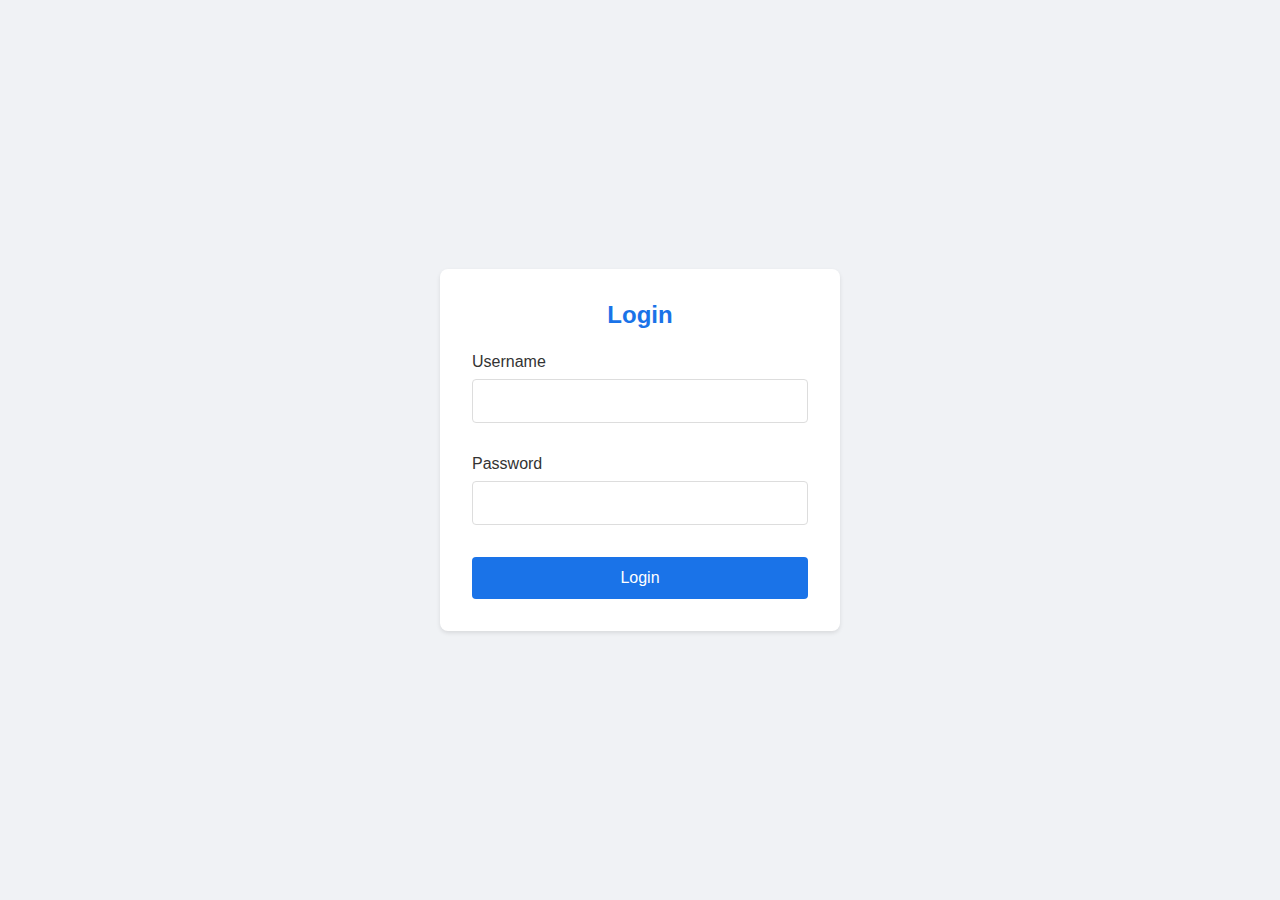
<file: routaviva/animation.html>
<!-- index.html -->
<!DOCTYPE html>
<html lang="en">
<head>
    <meta charset="UTF-8">
    <meta name="viewport" content="width=device-width, initial-scale=1.0">
    <title>Login Page</title>
    <style>
      /* styles.css */
* {
    margin: 0;
    padding: 0;
    box-sizing: border-box;
    font-family: Arial, sans-serif;
}

body {
    display: flex;
    justify-content: center;
    align-items: center;
    min-height: 100vh;
    background: #f0f2f5;
}

.login-container {
    background: white;
    padding: 2rem;
    border-radius: 8px;
    box-shadow: 0 2px 4px rgba(0, 0, 0, 0.1);
    width: 100%;
    max-width: 400px;
}

h2 {
    text-align: center;
    margin-bottom: 1.5rem;
    color: #1a73e8;
}

.form-group {
    margin-bottom: 1rem;
}

label {
    display: block;
    margin-bottom: 0.5rem;
    color: #333;
}

input {
    width: 100%;
    padding: 0.75rem;
    border: 1px solid #ddd;
    border-radius: 4px;
    font-size: 1rem;
}

input:focus {
    outline: none;
    border-color: #1a73e8;
    box-shadow: 0 0 5px rgba(26, 115, 232, 0.3);
}

button {
    width: 100%;
    padding: 0.75rem;
    background: #1a73e8;
    color: white;
    border: none;
    border-radius: 4px;
    font-size: 1rem;
    cursor: pointer;
    transition: background 0.3s;
}

button:hover {
    background: #1557b0;
}

.error {
    color: red;
    font-size: 0.8rem;
    min-height: 1rem;
    display: block;
}
    </style>
</head>
<body>
    <div class="login-container">
        <form id="loginForm" onsubmit="return validateForm(event)">
            <h2>Login</h2>
            
            <div class="form-group">
                <label for="username">Username</label>
                <input type="text" id="username" name="username" required>
                <span class="error" id="usernameError"></span>
            </div>

            <div class="form-group">
                <label for="password">Password</label>
                <input type="password" id="password" name="password" required>
                <span class="error" id="passwordError"></span>
            </div>

            <button type="submit">Login</button>
        </form>
    </div>
    <script>
      // script.js
function validateForm(event) {
    event.preventDefault();
    
    // Reset error messages
    document.getElementById('usernameError').textContent = '';
    document.getElementById('passwordError').textContent = '';
    
    // Get form values
    const username = document.getElementById('username').value.trim();
    const password = document.getElementById('password').value.trim();
    
    let isValid = true;
    
    // Username validation
    if (username.length === 0) {
        document.getElementById('usernameError').textContent = 'Username is required';
        isValid = false;
    } else if (username.length < 3) {
        document.getElementById('usernameError').textContent = 'Username must be at least 3 characters long';
        isValid = false;
    }
    
    // Password validation
    if (password.length === 0) {
        document.getElementById('passwordError').textContent = 'Password is required';
        isValid = false;
    } else if (password.length < 6) {
        document.getElementById('passwordError').textContent = 'Password must be at least 6 characters long';
        isValid = false;
    } else if (!/[A-Z]/.test(password)) {
        document.getElementById('passwordError').textContent = 'Password must contain at least one uppercase letter';
        isValid = false;
    } else if (!/[0-9]/.test(password)) {
        document.getElementById('passwordError').textContent = 'Password must contain at least one number';
        isValid = false;
    }
    
    // If form is valid, you can proceed with login logic
    if (isValid) {
        alert('Login successful!'); // Replace with actual login logic
        document.getElementById('loginForm').reset();
    }
    
    return isValid;
    
}
    </script>
</body>
</html>
</file>
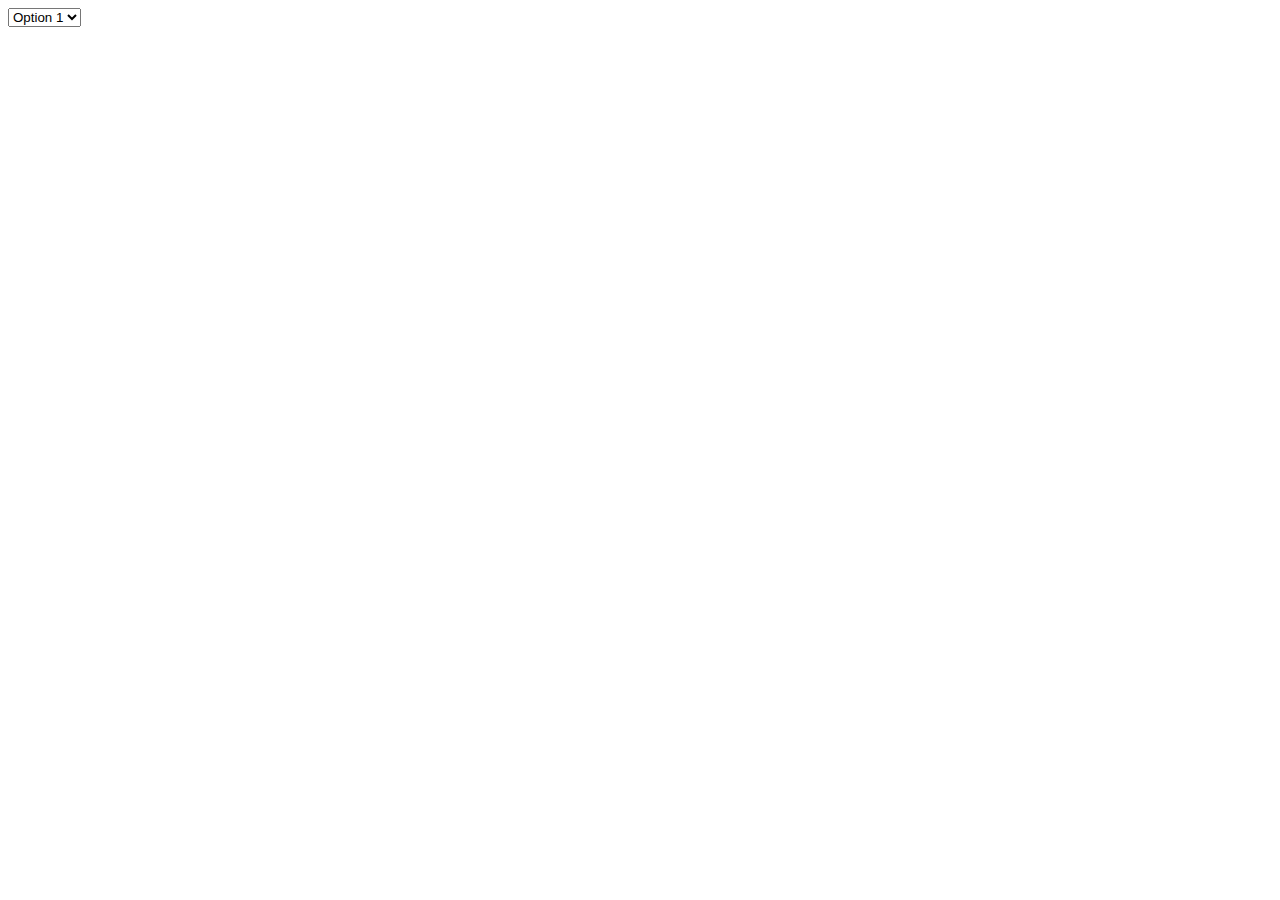
<file: routaviva/auto-click.html>
<!DOCTYPE html>
<html lang="en">

<head>
    <meta charset="UTF-8">
    <meta name="viewport" content="width=device-width, initial-scale=1.0">
    <title>Document</title>
</head>

<body>
    <select id="mySelect">
        <option value="1">Option 1</option>
        <option value="2">Option 2</option>
        <option value="3">Option 3</option>
        <option value="4">Option 4</option>
        <option value="5">Option 5</option>
    </select>


    <script>
    
        async function fetchroute() {
            try {
                const response = await fetch('https://rutavivaunsecured-1.onrender.com/maps/fetchDirections', {
                    method:'POST',
                    headers: {
                        'uid': '56aa126a-23bd-43ec-96bb-f49ac1c82ceb',
                        'Content-Type': 'application/json',
                    },
                    body: JSON.stringify({
                        "fromId": "ola-platform:3",
                        "toId": "ola-platform:224"

                    })
                });
                console.log(response.json());
            } catch (error) {
                console.log(error);
            }
        }
        fetchroute();

    </script>
</body>

</html>
</file>
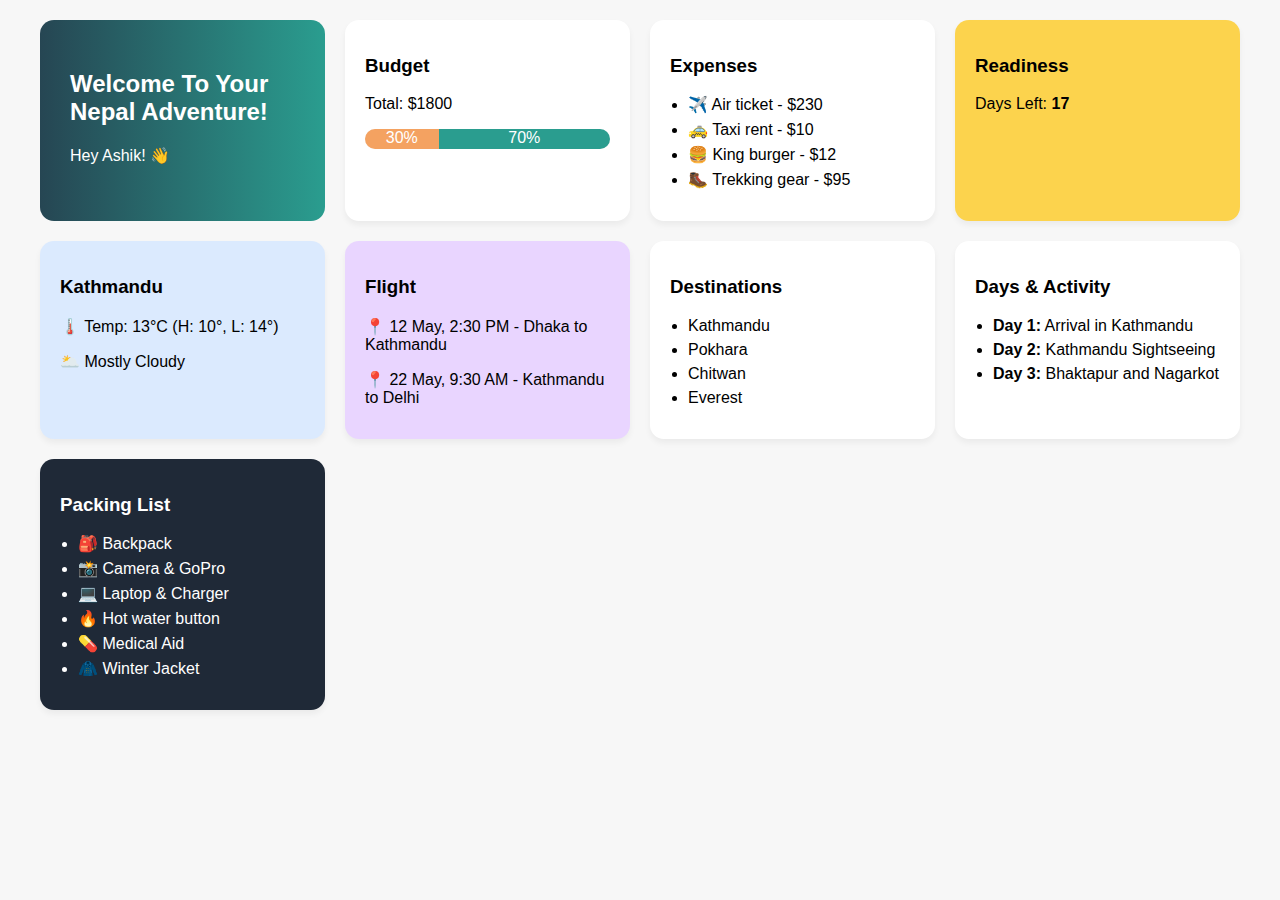
<file: routaviva/sampledahboard.html>
<!DOCTYPE html>
<html lang="en">
<head>
  <meta charset="UTF-8" />
  <meta name="viewport" content="width=device-width, initial-scale=1.0"/>
  <title>Travel Dashboard</title>
  <style>
    body {
  font-family: 'Segoe UI', sans-serif;
  background: #f7f7f7;
  margin: 0;
  padding: 20px;
}

.dashboard {
  display: grid;
  grid-template-columns: repeat(auto-fill, minmax(280px, 1fr));
  gap: 20px;
  max-width: 1200px;
  margin: auto;
}

.card {
  background: #fff;
  padding: 16px 20px;
  border-radius: 14px;
  box-shadow: 0 4px 6px rgba(0,0,0,0.05);
}

.header {
  grid-column: span ;
  background: linear-gradient(to right, #264653, #2a9d8f);
  color: #fff;
  padding: 30px;
  border-radius: 14px;
}

.budget-chart {
  display: flex;
  margin-top: 10px;
  height: 20px;
  border-radius: 10px;
  overflow: hidden;
  background-color: #eee;
}

.budget-spent {
  background: #f4a261;
  color: #fff;
  text-align: center;
}

.budget-left {
  background: #2a9d8f;
  color: #fff;
  text-align: center;
}

.expenses ul, .packing ul, .destinations ul, .activities ul {
  padding-left: 18px;
  margin-top: 10px;
}

ul li {
  margin: 6px 0;
}

.readiness {
  background: #fcd34d;
  color: #000;
}

.weather {
  background: #dbeafe;
}

.flight {
  background: #e9d5ff;
}

.packing {
  background: #1f2937;
  color: white;
}

  </style>
</head>
<body>
  <div class="dashboard">

    <header class="header">
      <h2>Welcome To Your Nepal Adventure!</h2>
      <p>Hey Ashik! 👋</p>
    </header>

    <section class="card budget">
      <h3>Budget</h3>
      <p>Total: $1800</p>
      <div class="budget-chart">
        <div class="budget-spent" style="width: 30%;">30%</div>
        <div class="budget-left" style="width: 70%;">70%</div>
      </div>
    </section>

    <section class="card expenses">
      <h3>Expenses</h3>
      <ul>
        <li>✈️ Air ticket - $230</li>
        <li>🚕 Taxi rent - $10</li>
        <li>🍔 King burger - $12</li>
        <li>🥾 Trekking gear - $95</li>
      </ul>
    </section>

    <section class="card readiness">
      <h3>Readiness</h3>
      <p>Days Left: <strong>17</strong></p>
    </section>

    <section class="card weather">
      <h3>Kathmandu</h3>
      <p>🌡️ Temp: 13°C (H: 10°, L: 14°)</p>
      <p>🌥️ Mostly Cloudy</p>
    </section>

    <section class="card flight">
      <h3>Flight</h3>
      <p>📍 12 May, 2:30 PM - Dhaka to Kathmandu</p>
      <p>📍 22 May, 9:30 AM - Kathmandu to Delhi</p>
    </section>

    <section class="card destinations">
      <h3>Destinations</h3>
      <ul>
        <li>Kathmandu</li>
        <li>Pokhara</li>
        <li>Chitwan</li>
        <li>Everest</li>
      </ul>
    </section>

    <section class="card activities">
      <h3>Days & Activity</h3>
      <ul>
        <li><strong>Day 1:</strong> Arrival in Kathmandu</li>
        <li><strong>Day 2:</strong> Kathmandu Sightseeing</li>
        <li><strong>Day 3:</strong> Bhaktapur and Nagarkot</li>
      </ul>
    </section>

    <section class="card packing">
      <h3>Packing List</h3>
      <ul>
        <li>🎒 Backpack</li>
        <li>📸 Camera & GoPro</li>
        <li>💻 Laptop & Charger</li>
        <li>🔥 Hot water button</li>
        <li>💊 Medical Aid</li>
        <li>🧥 Winter Jacket</li>
      </ul>
    </section>

  </div>
</body>
</html>
</file>
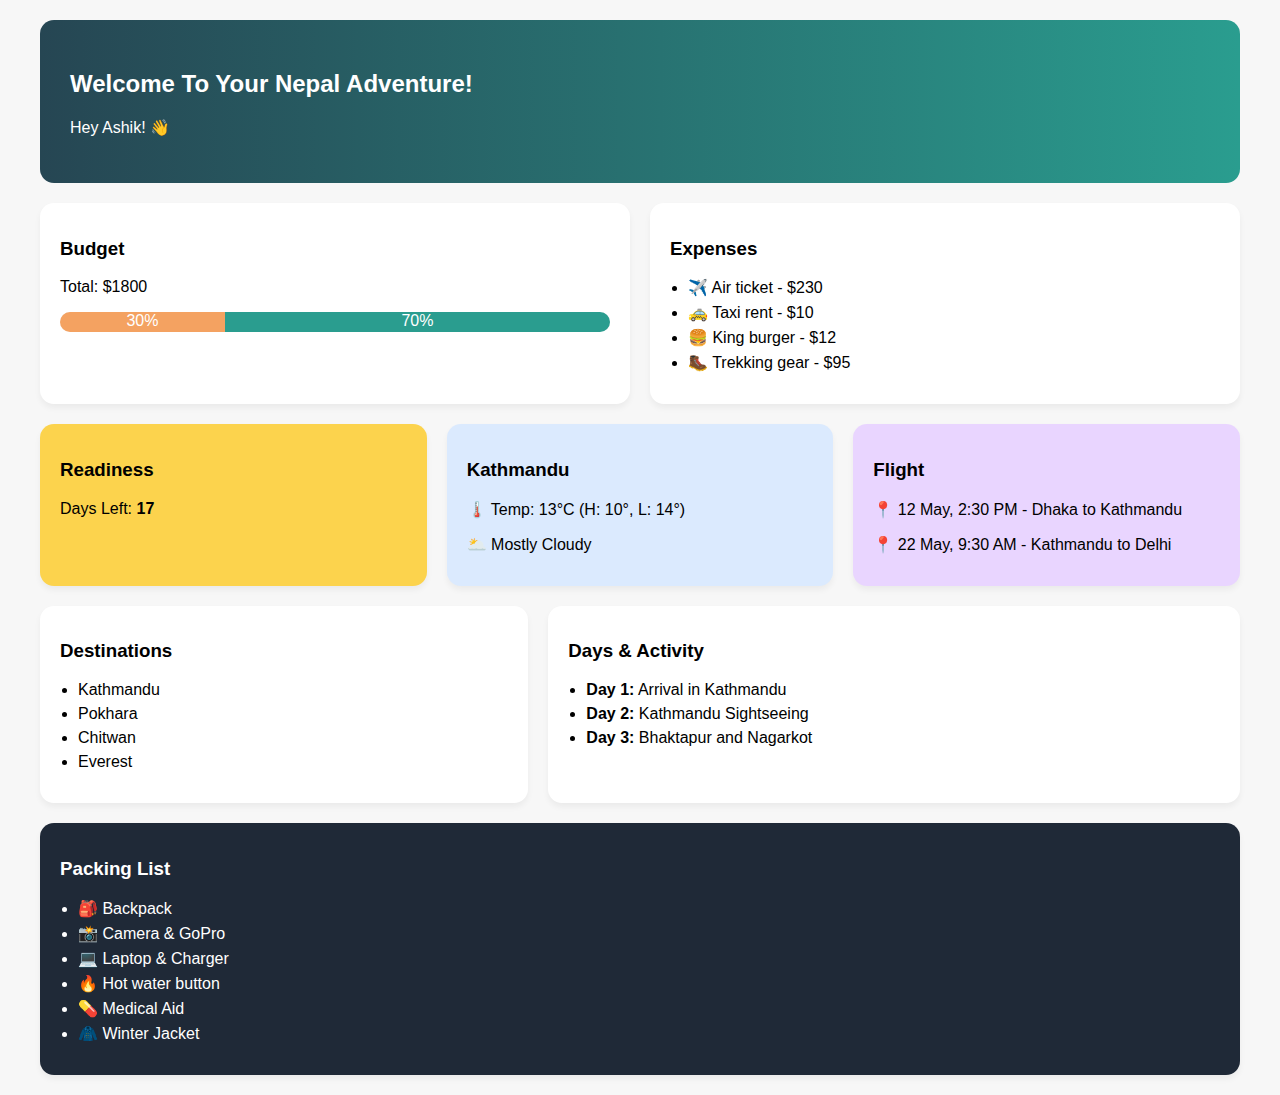
<file: routaviva/sasmple2.html>
<!DOCTYPE html>
<html lang="en">
<head>
  <meta charset="UTF-8" />
  <meta name="viewport" content="width=device-width, initial-scale=1.0"/>
  <title>Travel Dashboard</title>
  <style>
    body {
      font-family: 'Segoe UI', sans-serif;
      background: #f7f7f7;
      margin: 0;
      padding: 20px;
    }

    .dashboard {
      display: grid;
      grid-template-columns: repeat(12, 1fr);
      gap: 20px;
      max-width: 1200px;
      margin: auto;
    }

    .card {
      background: #fff;
      padding: 16px 20px;
      border-radius: 14px;
      box-shadow: 0 4px 6px rgba(0,0,0,0.05);
    }

    .header {
      grid-column: span 12;
      background: linear-gradient(to right, #264653, #2a9d8f);
      color: #fff;
      padding: 30px;
      border-radius: 14px;
    }

    .budget {
      grid-column: span 6;
    }

    .expenses {
      grid-column: span 6;
    }

    .readiness {
      grid-column: span 4;
      background: #fcd34d;
      color: #000;
    }

    .weather {
      grid-column: span 4;
      background: #dbeafe;
    }

    .flight {
      grid-column: span 4;
      background: #e9d5ff;
    }

    .destinations {
      grid-column: span 5;
    }

    .activities {
      grid-column: span 7;
    }

    .packing {
      grid-column: span 12;
      background: #1f2937;
      color: white;
    }

    .budget-chart {
      display: flex;
      margin-top: 10px;
      height: 20px;
      border-radius: 10px;
      overflow: hidden;
      background-color: #eee;
    }

    .budget-spent {
      background: #f4a261;
      color: #fff;
      text-align: center;
    }

    .budget-left {
      background: #2a9d8f;
      color: #fff;
      text-align: center;
    }

    .expenses ul,
    .packing ul,
    .destinations ul,
    .activities ul {
      padding-left: 18px;
      margin-top: 10px;
    }

    ul li {
      margin: 6px 0;
    }

    @media (max-width: 768px) {
      .dashboard {
        grid-template-columns: repeat(1, 1fr);
      }

      .card {
        grid-column: span 1 !important;
      }
    }
  </style>
</head>
<body>
  <div class="dashboard">

    <header class="header">
      <h2>Welcome To Your Nepal Adventure!</h2>
      <p>Hey Ashik! 👋</p>
    </header>

    <section class="card budget">
      <h3>Budget</h3>
      <p>Total: $1800</p>
      <div class="budget-chart">
        <div class="budget-spent" style="width: 30%;">30%</div>
        <div class="budget-left" style="width: 70%;">70%</div>
      </div>
    </section>

    <section class="card expenses">
      <h3>Expenses</h3>
      <ul>
        <li>✈️ Air ticket - $230</li>
        <li>🚕 Taxi rent - $10</li>
        <li>🍔 King burger - $12</li>
        <li>🥾 Trekking gear - $95</li>
      </ul>
    </section>

    <section class="card readiness">
      <h3>Readiness</h3>
      <p>Days Left: <strong>17</strong></p>
    </section>

    <section class="card weather">
      <h3>Kathmandu</h3>
      <p>🌡️ Temp: 13°C (H: 10°, L: 14°)</p>
      <p>🌥️ Mostly Cloudy</p>
    </section>

    <section class="card flight">
      <h3>Flight</h3>
      <p>📍 12 May, 2:30 PM - Dhaka to Kathmandu</p>
      <p>📍 22 May, 9:30 AM - Kathmandu to Delhi</p>
    </section>

    <section class="card destinations">
      <h3>Destinations</h3>
      <ul>
        <li>Kathmandu</li>
        <li>Pokhara</li>
        <li>Chitwan</li>
        <li>Everest</li>
      </ul>
    </section>

    <section class="card activities">
      <h3>Days & Activity</h3>
      <ul>
        <li><strong>Day 1:</strong> Arrival in Kathmandu</li>
        <li><strong>Day 2:</strong> Kathmandu Sightseeing</li>
        <li><strong>Day 3:</strong> Bhaktapur and Nagarkot</li>
      </ul>
    </section>

    <section class="card packing">
      <h3>Packing List</h3>
      <ul>
        <li>🎒 Backpack</li>
        <li>📸 Camera & GoPro</li>
        <li>💻 Laptop & Charger</li>
        <li>🔥 Hot water button</li>
        <li>💊 Medical Aid</li>
        <li>🧥 Winter Jacket</li>
      </ul>
    </section>

  </div>
</body>
</html>
</file>
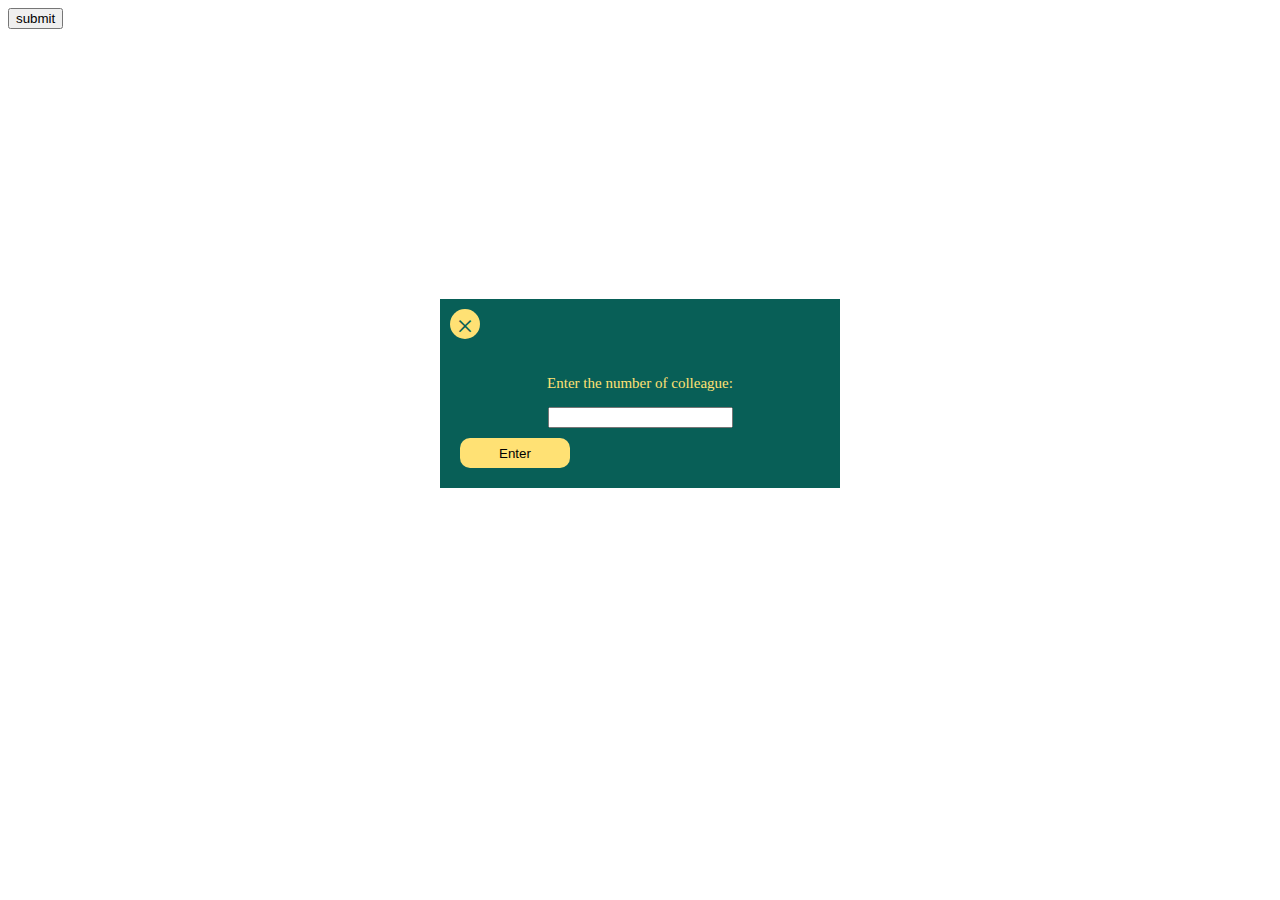
<file: routaviva/tcheck.html>
<!DOCTYPE html>
<html lang="en">
<head>
    <meta charset="UTF-8">
    <meta name="viewport" content="width=device-width, initial-scale=1.0">
    <title>Document</title>
    <style>
        #changeit{
            background-color: white;
        }
        .popup {
            margin-top: 10px;
            width: 400px;
            display: flex;
            justify-content: center;
            align-items: center;
            text-align: center;
            margin: 30vh auto;
            background-color: #085f57;
            display: block; /* Initially hidden */
        }
        .popup.active {
            display: block; /* Show when active */
        }
        #inputs {
            background-color: #085f57;
            padding: 20px;
        }
        #inputs p {
            font-size: 15px;
            color: #ffe174;
        }
        #mailtosend {
            background-color: #085f57;
            border: none;
            text-align: center;
            padding: 10px;
            font-size: 20px;
            outline: none;
        }
        #inputs button {
            background-color: #ffe174;
            width: 110px;
            height: 30px;
            cursor: pointer;
            border-radius: 10px;
            border: 0;
        }
        .flexit {
            display: flex;
        }
        #inputs .flexit button {
            margin-top: 10px;
        }
        #toggleit {
            color: #085f57;
            font-size: 30px;
            margin-bottom: 2px;
        }
        .flexitt {
            background-color: #ffe174;
            display: inline-block;
            height: 30px;
            width: 30px;
            text-align: center;
            border-radius: 50%;
            margin-right: 350px;
            cursor: pointer;
            margin-top: 10px;
        }#butt{
            display: none;
        }
        #addanotheremail{
            display: block;
        }
    </style>
</head>
<body id="changeit">
    <button id="button-2">submit</button>
    <div id="popup" class="popup">
        <div class="flexitt">
            <div id="toggleit">&times;</div>
        </div>
        
        <div id="inputs">
            <p id="para">Enter the number of colleague:</p>
            <input type="text" id="noofmail">
            <div class="flexit">
                <button id="addanotheremail">Enter</button>
            </div>
            <button id="butt">Submit</button>
        </div>
    </div>
    <h2 id="show"></h2>

    <script>
        const buttontag=document.getElementById("addanotheremail");
        buttontag.addEventListener('click',function(){
            const numberof=document.getElementById("noofmail").value;
            const storeemail=[];
            for(i=0;i<numberof;i++){
                const input=document.createElement('input');
                input.type='email';
                input.name='emailEle';
                input.placeholder='Enter email';
                input.style.backgroundColor='#085f57';
                input.style.border='none';
                input.style.outline='none';
                input.style.marginTop='20px';
                let mails=document.getElementById("inputs").appendChild(input);
                storeemail.push(input);
                
            }
            document.getElementById("para").textContent="Enter the Email";
            document.getElementById("butt").style.display='block';
            document.getElementById("addanotheremail").style.display='none';

            document.getElementById("butt").addEventListener('click',function(){
                storeemail.forEach(storeEmails=>{
                    console.log(storeEmails.value);
                });
            });
        });
        /***
// Function to display results
function display(resultplace) {
    const resultbox = document.querySelector(".resultbox");
    resultbox.innerHTML = "<ul>" + resultplace.map(list => `<li>${list}</li>`).join('') + "</ul>";

    const allListItems = resultbox.querySelectorAll("li");
    allListItems.forEach(item => {
        item.addEventListener("click", () => {
            selectInput(item.innerText);
            storetripId(placesarray.trip.tripId);
            console.log(placesarray.trip.tripId)
        });
    });
}
***/



/***
// Function to fetch places
async function fetchplaces(store) {
    try {
        const response = await fetch("https://rutavivaunsecured-1.onrender.com/maps/searchPlace", {
            method: "POST",
            headers: {
                uid: "fd00179a-de47-476a-b839-2b1364c4ed0d",
                "Content-Type": "application/json"
            },
            body: JSON.stringify({ place: store })
        });

        const data = await response.json();
        let placearrayid = data.data.places;
        console.log("Places fetched: ", placearrayid);

        placesarray = placearrayid.map(placetext => placetext.mainText);
        console.log("Places array: ", placesarray);

    } catch (error) {
        console.error(error);
    }
}
***/

    </script>
</body>
</html>
</file>
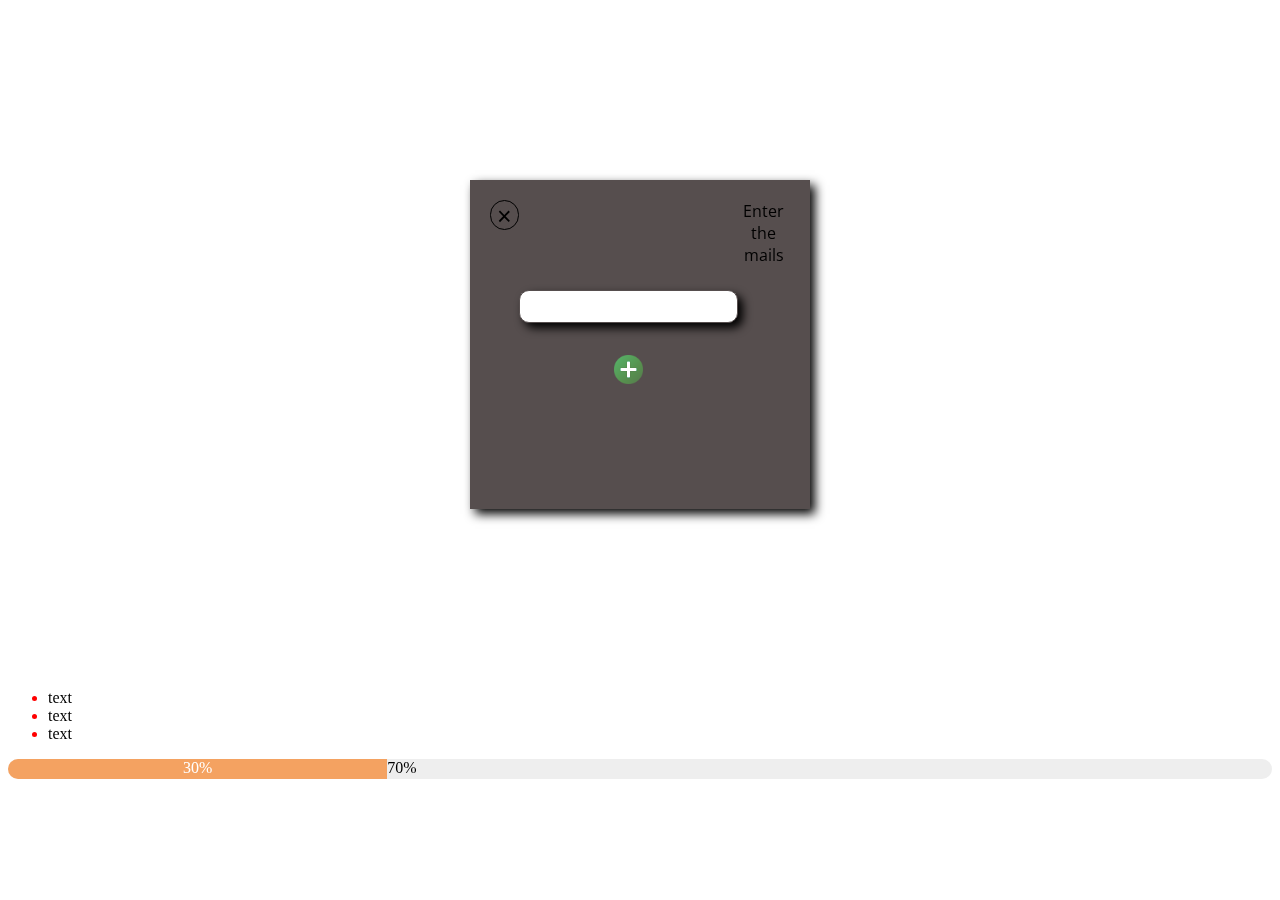
<file: routaviva/try.html>
<!DOCTYPE html>
<html lang="en">

<head>
    <meta charset="UTF-8">
    <meta name="viewport" content="width=device-width, initial-scale=1.0">
    <title>Document</title>
    <style>
        @import url('https://fonts.googleapis.com/css2?family=Inter:ital,opsz,wght@0,14..32,100..900;1,14..32,100..900&family=Open+Sans:ital,wght@0,300..800;1,300..800&family=Playwrite+HR+Lijeva:wght@100..400&family=Poppins:ital,wght@0,100;0,200;0,300;0,400;0,500;0,600;0,700;0,800;0,900;1,100;1,200;1,300;1,400;1,500;1,600;1,700;1,800;1,900&family=Roboto+Flex:opsz,wght@8..144,100..1000&display=swap');

        #body {
            background-color: white;
        }

        .container10 {
            font-family: "Open Sans", serif;
            height: auto;
            width: 300px;
            margin: 20vh auto;
            display: flex;
            background-color: #564e4e;
            text-align: center;
            box-shadow: 5px 5px 10px #000000;
            padding: 20px;
        }

        .inputs {
            text-align: center;
            margin: 10vh auto;
        }

        #mailid {
            outline: none;
            padding: 8px 20px;
            border-radius: 10px;
            border: 1px solid #564e4e;
            box-shadow: 5px 5px 10px #000000;
        }

        #button {
            padding: 7px 20px;
            border-radius: 10px;
            margin-top: 20px;
            cursor: pointer;
            border: 2px solid #000000;
            background: none;
            mix-blend-mode: lighten;
        }

        #closetag {
            background: none;
            border-radius: 30px;
            font-size: 25px;
            height: 30px;
            width: 30px;
            border: 1px solid #000000;
        }

        ul li {
            /* Bullet color */
            color: red;
            list-style-type: disc;
        }

        ul li span {
            /* Text color */
            color: black;
        }

        .budget-chart {
            display: flex;
            margin-top: 10px;
            height: 20px;
            border-radius: 10px;
            overflow: hidden;
            background-color: #eee;
        }

        .budget-spent {
            background: #f4a261;
            color: #fff;
            text-align: center;
        }
    </style>
</head>

<body id="body">
    <div class="container10">
        <button id="closetag">&times;</button>
        <div class="inputs">
            <div id="textfeild"></div>
            <input type="mail" name="" id="mailid"><br>
            <button id="button"><img src="assets/images/addbut.png" alt=""></button>
        </div>
        <div id="para" onclick="change()">Enter the mails</div>
    </div>

    <ul>
        <li><span>text</span></li>
        <li><span>text</span></li>
        <li><span>text</span></li>
    </ul>
    <div class="budget-chart">
        <div class="budget-spent" style="width: 30%;">30%</div>
        <div class="budget-left" style="width: 70%;">70%</div>
    </div>

    <script>
        const submitbutton = document.getElementById("button");
        const show = document.getElementById("textfeild");
        const mailinput = document.getElementById("mailid");
        let count = 0;
        submitbutton.addEventListener('click', function () {
            const inputs = mailinput.value;
            const newtext = document.createElement("div");
            newtext.textContent = inputs, count;
            newtext.style.color = "white";
            show.appendChild(newtext);
            console.log(inputs);
            newtext.style.marginBottom = "20px";
            mailinput.value = "";
            count++;
            document.getElementById("para").innerHTML = `your traveling with ${count} persons`;
        });

        async function fetchtripid() {
            try {
                const response = await fetch('https://rutavivaunsecured-1.onrender.com/trip?tripId=c0d5def9-b110-4309-9434-8e531c493b4f', {
                    headers: {
                        'uid': 'da3d96ef-629f-4a29-9845-cde8b55d1ec1',
                        'Content-Type': 'application/json',
                        'X-API-Key': '',
                    }
                });
                if (!response.ok) {
                    throw new Error(`HTTP error! Status: ${response.status}`);
                }

                console.log(response);
                const data = await response.json();
                console.log(data);
            } catch (error) {
                console.log(error);
            }
        }
        fetchtripid();

        /***
export async function tripstoinsert(user_id_export) {
    try {
        const response = await fetch(homepage_url, {
            headers: {
                'uid': user_id_export
            }
        });
        if (!response.ok) {
            throw new Error(`Fetching error: ${response.status}`);
        }
        let placesvalue;
        const res = await response.json();
        const names = res.data.trips.map(trip => trip.name);
        placesvalue=names;
        console.log("places value: ",placesvalue);

        const tripid=res.data.trips.map(trip=>trip.tripId);
        console.log("Trip id's: ",tripid);

        displayplaces(placesvalue);

        console.log("insert trips: ", res.data.trips);
    } catch (error) {
        console.error(error);
    }
}
function displayplaces(placesvalue){
    const placesdis=document.getElementById("select-places");
        
        placesvalue.forEach(place => {
            const optionplace=document.createElement("option");
            optionplace.value=place;
            optionplace.textContent=place;
            placesdis.appendChild(optionplace);
            optionplace.addEventListener('click',function(){
                console.log("this is trip'id bro: " ,tripid);
            });
        });
}
tripstoinsert(user_id_export);
***/





        /***
        let selectedTripId = null;
        let tripData = [];
        
        export async function tripstoinsert(user_id_export) {
            try {
                const response = await fetch(homepage_url, {
                    headers: {
                        'uid': user_id_export
                    }
                });
        
                if (!response.ok) {
                    throw new Error(`Fetching error: ${response.status}`);
                }
        
                const res = await response.json();
                tripData = res.data.trips;
        
                const reversedTrips = [...tripData].reverse();
        
                displayplaces(reversedTrips);
                console.log("insert trips: ", tripData);
        
            } catch (error) {
                console.error(error);
            }
        }
        
        function displayplaces(trips) {
            const placesSelect = document.getElementById("select-places");
            placesSelect.innerHTML = "";
        
            trips.forEach(trip => {
                const option = document.createElement("option");
                option.value = trip.name;
                option.textContent = trip.name;
                option.dataset.tripid = trip.tripId;
                placesSelect.appendChild(option);
            });
        
            // Add change event listener to the <select>
            placesSelect.addEventListener("change", function () {
                const selectedOption = placesSelect.options[placesSelect.selectedIndex];
                selectedTripId = selectedOption.dataset.tripid;
                console.log("Selected tripId:", selectedTripId);
                console.log(tripData);
                async function fetchtripid() {
                    try {
                        const response = await fetch(`https://rutavivaunsecured-1.onrender.com/trip?tripId=${selectedTripId}`, {
                            headers: {
                                'uid': user_id_export,
                                'Content-Type': 'application/json',
                                'X-API-Key': '',
                            }
                        });
                        if (!response.ok) {
                            throw new Error(`HTTP error! Status: ${response.status}`);
                        }
        
                        console.log(response);
                        const data = await response.json();
                        console.log(data);
                    } catch (error) {
                        console.log(error);
                    }
                }
                fetchtripid();
            });
        }
        
        tripstoinsert(user_id_export);
        ***/


        /***
        function weather() {
            const apikey = "28343841533e0bfe6709a4d3df077a6a";
            const cityweather = "munnar";
            const displaytemp = document.getElementsByClassName("tempvalue");
            document.getElementById("citynamehtml").innerHTML = cityweather;
            const displayweatherval = document.getElementsByClassName("weatherval");
            const currenttime = Math.floor(Date.now() / 1000);
        
            fetch(`https://api.openweathermap.org/data/2.5/weather?q=${cityweather}&appid=${apikey}`)
                .then(response => response.json())
                .then(data => {
                    console.log(data)
                    const temperature = data.main.temp;
                    if (displaytemp.length > 0) {
                        const celsius = temperature - 273.15
                        displaytemp[0].innerHTML = `${Math.round(celsius)}°C`;
                    } console.log(data.name)
                    console.log(data.main.temp)
                    const weatherid = data.weather[0].id;
                    const sunrise = data.sys.sunrise;
                    const sunset = data.sys.sunset;
                    console.log(sunrise);
                    console.log(sunset);
                    console.log(currenttime);
                    if (weatherid >= 200 && weatherid < 300) {
                        if (displayweatherval.length > 0) {
                            displayweatherval[0].innerHTML = "Tunders";
                        }
                    }
                    if (weatherid >= 300 && weatherid < 400) {
                        if (displayweatherval.length > 0) {
                            displayweatherval[0].innerHTML = "Rainy";
                        }
                    }
                    if (weatherid >= 500 && weatherid < 600) {
                        if (displayweatherval.length > 0) {
                            displayweatherval[0].innerHTML = "Rain possible";
                        }
                    }
                    if (weatherid >= 600 && weatherid < 700) {
                        if (displayweatherval.length > 0) {
                            displayweatherval[0].innerHTML = "Snow";
                        }
                    }
                    if (weatherid >= 700 && weatherid < 800) {
                        if (displayweatherval.length > 0) {
                            displayweatherval[0].innerHTML = "Winds";
                        }
                    }
                    if (weatherid > 800) {
                        if (displayweatherval.length > 0) {
                            if (currenttime >= sunrise && currenttime < sunset) {
                                displayweatherval[0].innerHTML = "Sunny";
                            } else {
                                displayweatherval[0].innerHTML = "Clear Night";
                            }
                        }
                    }
                    console.log(data.weather[0].id);
                })
                .catch(error => console.error("error while searching", error));
        }
        weather();
        
        ***/



        /***
        let selectedTripId = null;
        let selectedPlaceName = null;
        let tripData = [];
        
        export async function tripstoinsert(user_id_export) {
            try {
                const response = await fetch(homepage_url, {
                    headers: {
                        'uid': user_id_export
                    }
                });
        
                if (!response.ok) {
                    throw new Error(`Fetching error: ${response.status}`);
                }
        
                const res = await response.json();
                tripData = res.data.trips;
        
                const reversedTrips = [...tripData].reverse(); // Reverse to show bottom-to-top
                // const reversedTrips = tripData; 
                displayplaces(reversedTrips);
        
                console.log("insert trips: ", tripData);
        
            } catch (error) {
                console.error(error);
            }
        }
        
        function displayplaces(trips) {
            const placesSelect = document.getElementById("select-places");
            placesSelect.innerHTML = "";
        
            trips.forEach(trip => {
                const option = document.createElement("option");
                option.value = trip.name;
                option.textContent = trip.name;
                option.dataset.tripid = trip.tripId;
                placesSelect.appendChild(option);
            });
        
            placesSelect.addEventListener("change", function () {
                const selectedOption = placesSelect.options[placesSelect.selectedIndex];
                selectedTripId = selectedOption.dataset.tripid;
                selectedPlaceName = selectedOption.value;
        
                console.log("Selected tripId:", selectedTripId);
                console.log("Selected place name:", selectedPlaceName);
        
                async function fetchtripid() {
                    try {
                        const response = await fetch(`https://rutavivaunsecured-1.onrender.com/trip?tripId=${selectedTripId}`, {
                            headers: {
                                'uid': user_id_export,
                                'Content-Type': 'application/json',
                                'X-API-Key': '',
                            }
                        });
                        if (!response.ok) {
                            throw new Error(`HTTP error! Status: ${response.status}`);
                        }
        
                        console.log(response);
                        const data = await response.json();
                        console.log(data);
                    } catch (error) {
                        console.log(error);
                    }
                }
                fetchtripid();
        
                /***async function mapscall(){
                    try {
                        const storedata=await fetchtripid().data;
                        console.log("successbro: ",storedata);
                    } catch (error) {
                        console.log("error",error)
                    }
                }
                mapscall();
                
        
        
                //weather fetching
        
                function weather() {
                    const apikey = "28343841533e0bfe6709a4d3df077a6a";
                    const cityweather = selectedPlaceName;
                    const displaytemp = document.getElementsByClassName("tempvalue");
                    document.getElementById("citynamehtml").innerHTML = cityweather;
                    const displayweatherval = document.getElementsByClassName("weatherval");
                    const currenttime = Math.floor(Date.now() / 1000);
        
                    fetch(`https://api.openweathermap.org/data/2.5/weather?q=${cityweather}&appid=${apikey}`)
                        .then(response => response.json())
                        .then(data => {
                            console.log(data)
                            const temperature = data.main.temp;
                            if (displaytemp.length > 0) {
                                const celsius = temperature - 273.15
                                displaytemp[0].innerHTML = `${Math.round(celsius)}°C`;
                            } console.log(data.name)
                            console.log(data.main.temp)
                            const weatherid = data.weather[0].id;
                            const sunrise = data.sys.sunrise;
                            const sunset = data.sys.sunset;
                            console.log(sunrise);
                            console.log(sunset);
                            console.log(currenttime);
                            if (weatherid >= 200 && weatherid < 300) {
                                if (displayweatherval.length > 0) {
                                    displayweatherval[0].innerHTML = "Tunders";
                                }
                            }
                            if (weatherid >= 300 && weatherid < 400) {
                                if (displayweatherval.length > 0) {
                                    displayweatherval[0].innerHTML = "Rainy";
                                }
                            }
                            if (weatherid >= 500 && weatherid < 600) {
                                if (displayweatherval.length > 0) {
                                    displayweatherval[0].innerHTML = "Rain possible";
                                }
                            }
                            if (weatherid >= 600 && weatherid < 700) {
                                if (displayweatherval.length > 0) {
                                    displayweatherval[0].innerHTML = "Snow";
                                }
                            }
                            if (weatherid >= 700 && weatherid < 800) {
                                if (displayweatherval.length > 0) {
                                    displayweatherval[0].innerHTML = "Winds";
                                }
                            }
                            if (weatherid > 800) {
                                if (displayweatherval.length > 0) {
                                    if (currenttime >= sunrise && currenttime < sunset) {
                                        displayweatherval[0].innerHTML = "Sunny";
                                    } else {
                                        displayweatherval[0].innerHTML = "Clear Night";
                                    }
                                }
                            }
                            console.log(data.weather[0].id);
                        })
                        .catch(error => console.error("error while searching", error));
                }
                weather();
        
        
            });
        }
        
        tripstoinsert(user_id_export);
        ***/

        /***
var ctx = document.getElementById('piechart').getContext('2d');
var piechart = new Chart(ctx, {
    type: 'doughnut',
    data: {
        labels: ['petrol', 'food', 'stay', 'Entry fees'],
        datasets: [{
            label: 'Trip budget',
            data: [10000, 2500, 5000, 1200],
            backgroundColor: [
                'rgb(8, 95, 87)',
                'rgb(154, 235, 54)',
                'rgba(255, 206, 86, 1)',
                'rgb(63, 196, 198)',
                // 'rgba(153, 102, 255, 0.2)',
                // 'rgba(255, 159, 64, 0.2)'
            ],
            borderColor: [
                'rgb(8, 95, 87)',
                'rgb(154, 235, 54)',
                'rgba(255, 206, 86, 1)',
                'rgb(63, 196, 198)',
                // 'rgba(153, 102, 255, 1)',
                // 'rgba(255, 159, 64, 1)'
            ],
            borderWidth: 1
        }]
    },
    options: {
        responsive: true,
        maintainAspectRatio: false,
        plugins:{
            legend:{
                labels:{
                    usePointStyle: true,
                    pointStyle: 'circle',
                    boxWidth: 5,
                    boxHeight:5,
                    padding: 8
                }
            }
        }
        
    }
});
***/

    </script>

</body>

</html>
</file>
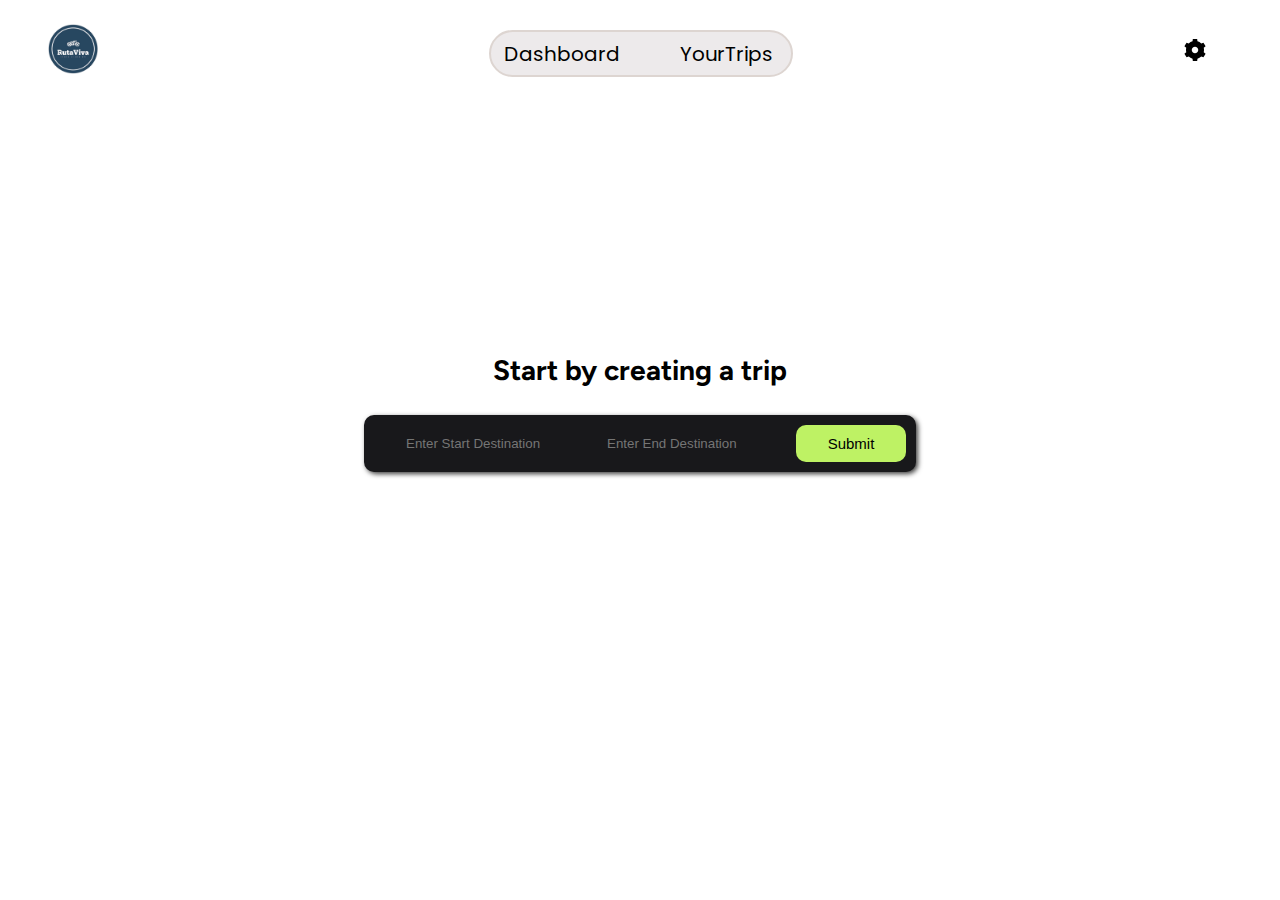
<file: routaviva/modules/homepage/homepage.html>
<!DOCTYPE html>
<html lang="en">
<head>
    <meta charset="UTF-8">
    <meta name="viewport" content="width=device-width, initial-scale=1.0">
    <title>Home page</title>
    <link rel="stylesheet" href="homepage.css">
</head>
<body id="body">
<!--Navigation Bar-->
    <nav class="navbar">
        <ul>
            <li><img src="../../assets/images/WhatsApp_Image_2025-04-15_at_21.22.04_df1bfcaf-removebg-preview.png" class="logoimg" alt=""></li>
            <span>
                <li><a href="" id="dashboard">Dashboard</a></li>
                <li><a href="">YourTrips</a></li>              
            </span>
            <li class="hoverit"><img src="../../assets\icons\icons_settings24.svg">
                <ul class="dropdown">
                    <!--  <li><a href="../signin/signin.html">Sign in</a></li>
                    <li><a href="../signup/signup.html">Sign up</a></li>  -->
                    <li><a href="../signin/signin.html">Log Out</a></li>
                </ul>
            </li>
        </ul>
    </nav>

<!--pop up-2-->
    <div id="popup-2" class="popup-2">
        <div class="croos1">
            <span>Enter the Enroute Stops:</span><button id="toggleit1"><img src="../../assets/icons/icons8-close.svg" alt=""></button>
        </div>
        <hr>
        <div id="inputs1">
            <div id="textfeild1"></div>
            <div class="popupcont1">
                <input type="text" placeholder="Enter the Enroute stops" id="text-1"><br>
                <button id="button-011"><aside>Submit</aside><img src="../../assets/images/icons8-add-24.png" alt=""></button>
            </div>
            
        </div>
    </div>

<!--pop up-->

<div id="popup" class="popup">
    <div class="croos">
        <span>Enter the mail id's:</span><button id="toggleit"><img src="../../assets/icons/icons8-close.svg" alt=""></button>
    </div>
    <hr>
    <div id="inputs">
        <div id="textfeild"></div>
        <div class="popupcont">
            <input type="mail" placeholder="Enter the mail of colleagues" id="mailid-01"><br>
            <button id="button-01"><aside>Submit</aside><img src="../../assets/images/icons8-add-24.png" alt=""></button>
        </div>
    </div>
</div>

<!--Main content if not trip created-->
    <main id="maintag">
        <h3 id="displaytext">Start by creating a trip</h3>

        <div class="cont-1">
            <div class="container-1">
                <div class="input-fields-1">
                    <input type="text" name="" placeholder="Enter Start Destination" class="input-4" id="input-101">
                    <input type="text" name="" placeholder="Enter End Destination" class="input-1" id="input-10">
                </div>
                <button id="button-start">Submit</button>
            </div>
            <div class="resultbox">

            </div>
        </div><br>
        <div class="cont">
            <div class="container">
    
                <div class="input-fields">
                    <input type="text" placeholder="Start data" class="input-2" id="input-11" onfocus="(this.type='date')">
                    <input type="text" placeholder="End date" class="input-3" id="input-12" onfocus="(this.type='date')">
                </div>
                <button id="button">Submit</button>
            </div>
        </div><br>



        <!-- <a href=""><img src="../../assets/images/icons8-arrow-64.png" alt="Select Trips"></a> --> 
         <div class="cont-2">
            <div class="container-2">
                <button id="showpopup">Who will be on the trip</button>
                <button id="button_02">Submit</button>
            </div>
         </div><br>

         <div class="enroute">
            <div class="enroute-cont">
                <button id="enroutepop">enter enroute stops</button>
                <button id="enroute-butt">Submit</button>
            </div>
         </div>
        
    </main>


    <script src="homepage.js" defer type="module"></script>
</body>
</html>
</file>
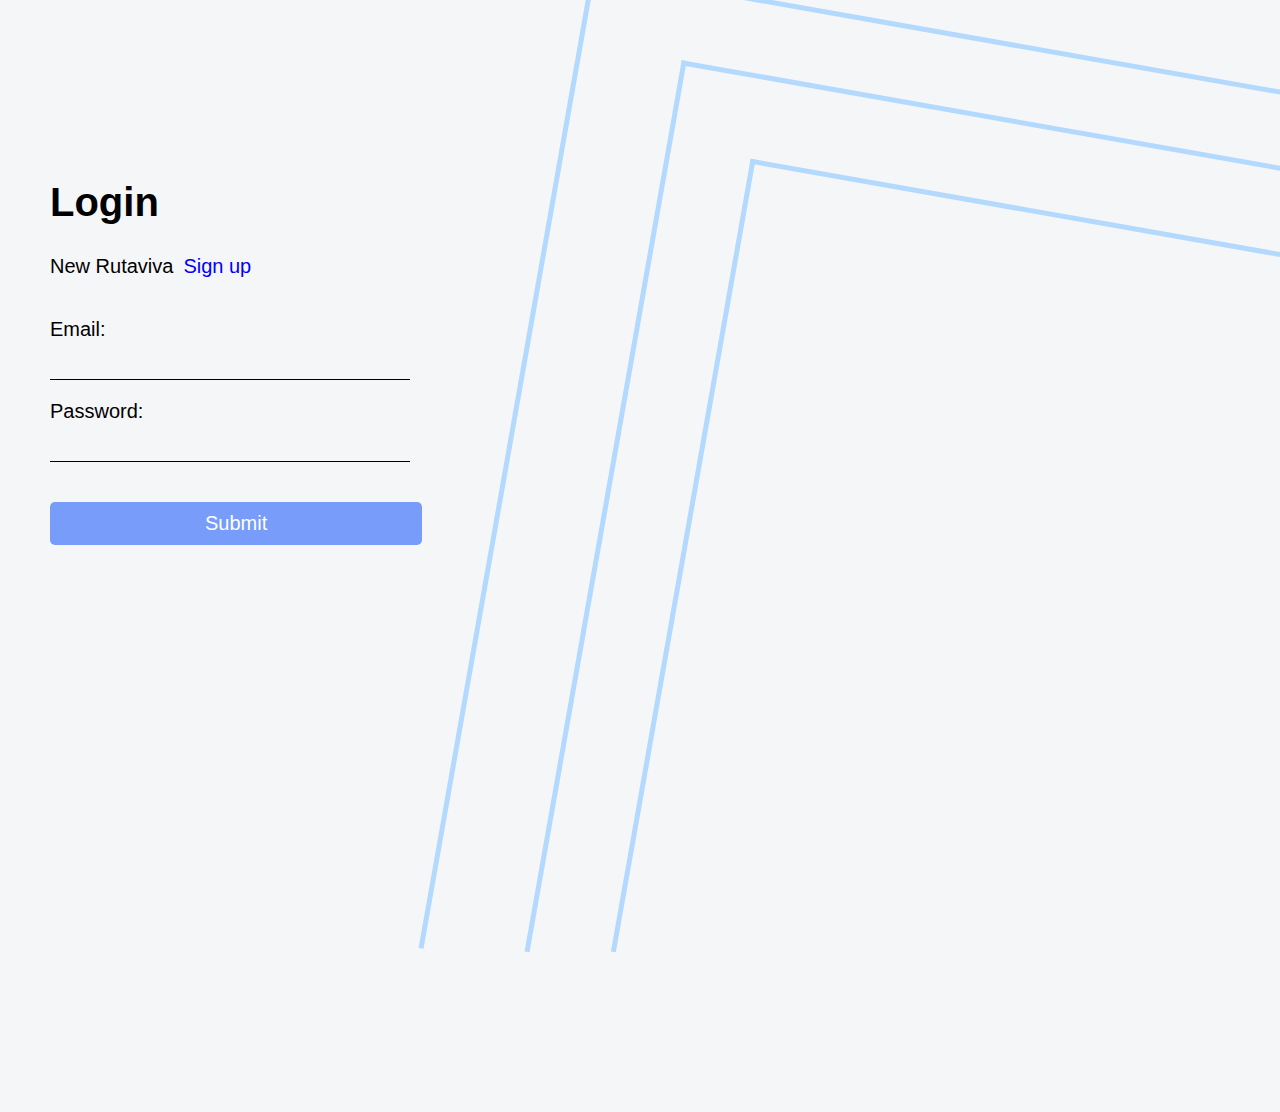
<file: routaviva/modules/signin/signin.html>
<!DOCTYPE html>
<html lang="en">
<head>
    <meta charset="UTF-8">
    <meta name="viewport" content="width=device-width, initial-scale=1.0">
    <title>Document</title>
    <script src="signin.js" defer type="module"></script>
    <link rel="stylesheet" href="signin.css">
</head>
<body>
    <div class="container">
        <form class="form" id="form" action="../homepage/homepage.html">
            <h1>Login</h1>
            <div class="next-page">
                <p>New Rutaviva</p>
                <a href="../signup/signup.html">Sign up</a>
            </div>

            <div class="input-type">
                <label id="email">Email:</label>
                <input for="email" type="email" id="email-input">
                <div class="error"></div>
            </div>

            <div class="input-type">
                <label id="password">Password:</label>
                <input for="password" type="password" id="password-input">
                <div class="error"></div>
            </div>
            <p id="textcontenterror"></p>


            <button id="button-input" type="submit">Submit</button>
        </form>
    </div>
    <main>
        <div class="mbox">
            <div class="box1">
                <div class="box2">
                    <div class="box3"></div>
                </div>
            </div>
        </div>
    </main>

</body>
</html>
</file>
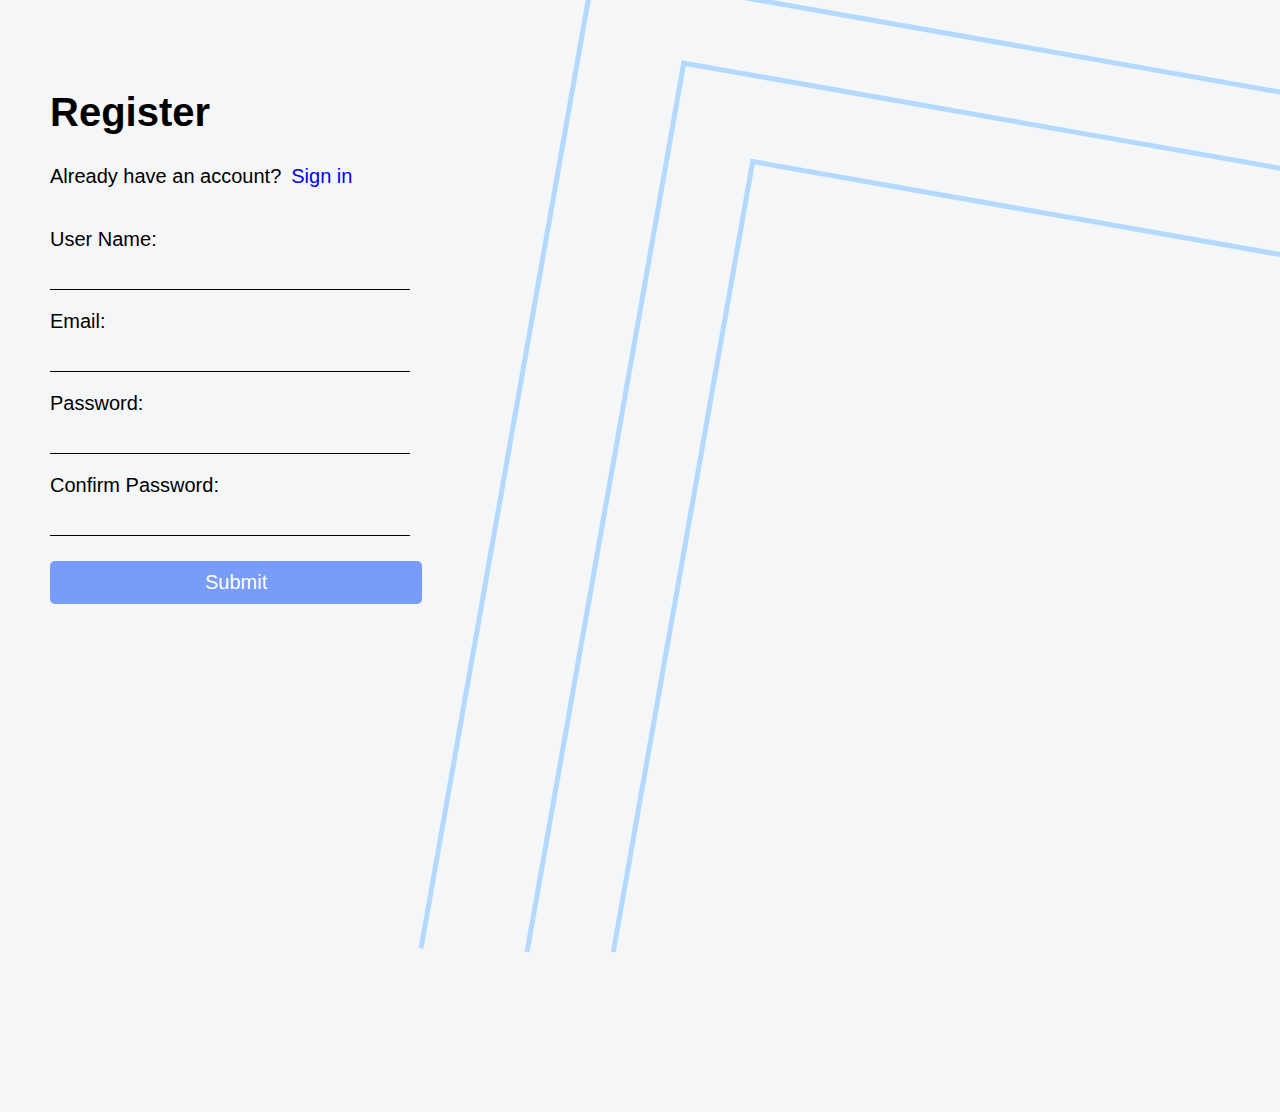
<file: routaviva/modules/signup/signup.html>
<!DOCTYPE html>
<html lang="en">
<head>
    <meta charset="UTF-8">
    <meta name="viewport" content="width=device-width, initial-scale=1.0">
    <title>Document</title>
    <script src="signup.js" defer type="module"></script>
    <link rel="stylesheet" href="signup.css">
</head>
<body>
    <div class="container">
        <form class="form" id="form" action="../homepage/homepage.html">
            <h1>Register</h1>
            <div class="next-page">
                <p>Already have an account?</p>
                <a href="../signin/signin.html">Sign in</a>
            </div>
    
            <div class="input-type">
                <label id="username">User Name:</label>
                <input for="username" type="text" id="name-input">
                <div class="error"></div>
            </div>

            <div class="input-type">
                <label id="email">Email:</label>
                <input for="email" type="email" id="email-input">
                <div class="error"></div>
            </div>

            <div class="input-type">
                <label id="password">Password:</label>
                <input for="password" type="password" id="password-input">
                <div class="error"></div>
            </div>

            <div class="input-type">
                <label id="confirm-password">Confirm Password:</label>
                <input for="confirm-password" type="password" id="c-password-input">
                <div class="error"></div>
            </div>

            <button id="button-input" type="submit">Submit</button>
        </form>
    </div>
    <main>
        <div class="mbox">
            <div class="box1">
                <div class="box2">
                    <div class="box3"></div>
                </div>
            </div>
        </div>
    </main>

    

</body>
</html>
</file>
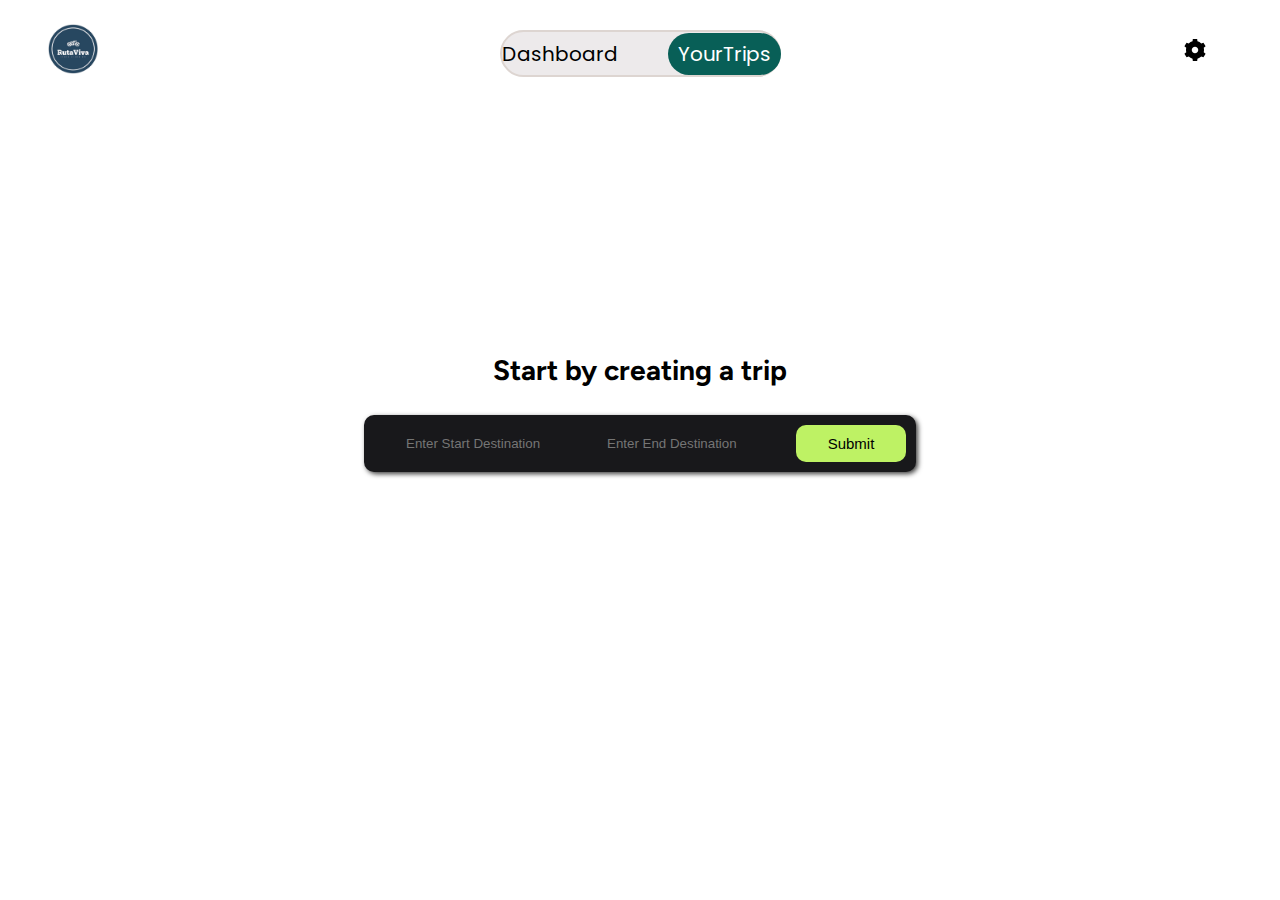
<file: routaviva/modules/homepage/newTrip/newtrip.html>
<!DOCTYPE html>
<html lang="en">
<head>
    <meta charset="UTF-8">
    <meta name="viewport" content="width=device-width, initial-scale=1.0">
    <title>Document</title>
    <link rel="stylesheet" href="newtrip.css">
</head>
<body id="body">
    <nav class="navbar">
        <ul>
            <li><img class="logoimg" src="../../../assets/images/WhatsApp_Image_2025-04-15_at_21.22.04_df1bfcaf-removebg-preview.png" alt=""></li>
            <span>
                <li><a href="../dashboard/dashboard.html">Dashboard</a></li>
                <li><a href="" id="yourtrips">YourTrips</a></li>              
            </span>
            <li class="hoverit"><img src="../../../assets/icons/icons_settings24.svg">
                <ul class="dropdown">
                    <!--  <li><a href="../signin/signin.html">Sign in</a></li>
                    <li><a href="../signup/signup.html">Sign up</a></li>  -->
                    <li><a href="../signin/signin.html">Log Out</a></li>
                </ul>
            </li>
        </ul>
    </nav>

    <!--pop up-2-->
    <div id="popup-2" class="popup-2">
        <div class="croos1">
            <span>Enter the Enroute Stops:</span><button id="toggleit1"><img src="../../../assets/icons/icons8-close.svg" alt=""></button>
        </div>
        <hr>
        <div id="inputs1">
            <div id="textfeild1"></div>
            <div class="popupcont1">
                <input type="text" placeholder="Enter the Enroute stops" id="text-1"><br>
                <button id="button-011"><aside>Submit</aside><img src="../../../assets/images/icons8-add-24.png" alt=""></button>
            </div>
            
        </div>
    </div>

<!--pop up-->

<div id="popup" class="popup">
    <div class="croos">
        <span>Enter the mail id's:</span><button id="toggleit"><img src="../../../assets/icons/icons8-close.svg" alt=""></button>
    </div>
    <hr>
    <div id="inputs">
        <div id="textfeild"></div>
        <div class="popupcont">
            <input type="mail" placeholder="Enter the mail of colleagues" id="mailid-01"><br>
            <button id="button-01"><aside>Submit</aside><img src="../../../assets/images/icons8-add-24.png" alt=""></button>
        </div>
    </div>
</div>

<!--Main content if not trip created-->
    <main id="maintag">
        <h3 id="displaytext">Start by creating a trip</h3>

        <div class="cont-1">
            <div class="container-1">
                <div class="input-fields-1">
                    <input type="text" name="" placeholder="Enter Start Destination" class="input-4" id="input-101">
                    <input type="text" name="" placeholder="Enter End Destination" class="input-1" id="input-10">
                </div>
                <button id="button-start">Submit</button>
            </div>
            <div class="resultbox">
                
            </div>
        </div><br>
        <div class="cont">
            <div class="container">
    
                <div class="input-fields">
                    <input type="text" placeholder="Start data" class="input-2" id="input-11" onfocus="(this.type='date')">
                    <input type="text" placeholder="End date" class="input-3" id="input-12" onfocus="(this.type='date')">
                </div>
                <button id="button">Submit</button>
            </div>
        </div><br>



        <!-- <a href=""><img src="../../assets/images/icons8-arrow-64.png" alt="Select Trips"></a> --> 
         <div class="cont-2">
            <div class="container-2">
                <button id="showpopup">Who will be on the trip</button>
                <button id="button_02">Submit</button>
            </div>
         </div><br>

         <div class="enroute">
            <div class="enroute-cont">
                <button id="enroutepop">enter enroute stops</button>
                <button id="enroute-butt">Submit</button>
            </div>
         </div>
        
    </main>


    <script src="newtrip.js" defer type="module"></script>

</body>
</html>
</file>
<file: routaviva/modules/homepage/homepage.css>
@import url('https://fonts.googleapis.com/css2?family=Figtree:ital,wght@0,300..900;1,300..900&family=Inter:ital,opsz,wght@0,14..32,100..900;1,14..32,100..900&family=Lato:ital,wght@0,100;0,300;0,400;0,700;0,900;1,100;1,300;1,400;1,700;1,900&family=Open+Sans:ital,wght@0,300..800;1,300..800&family=Playwrite+HR+Lijeva:wght@100..400&family=Poppins:ital,wght@0,100;0,200;0,300;0,400;0,500;0,600;0,700;0,800;0,900;1,100;1,200;1,300;1,400;1,500;1,600;1,700;1,800;1,900&family=Roboto+Flex:opsz,wght@8..144,100..1000&display=swap');
@import url('https://fonts.googleapis.com/css2?family=Inter:ital,opsz,wght@0,14..32,100..900;1,14..32,100..900&family=Lato:ital,wght@0,100;0,300;0,400;0,700;0,900;1,100;1,300;1,400;1,700;1,900&family=Open+Sans:ital,wght@0,300..800;1,300..800&family=Playwrite+HR+Lijeva:wght@100..400&family=Poppins:ital,wght@0,100;0,200;0,300;0,400;0,500;0,600;0,700;0,800;0,900;1,100;1,200;1,300;1,400;1,500;1,600;1,700;1,800;1,900&family=Roboto+Flex:opsz,wght@8..144,100..1000&display=swap');

#body{
    background-color: white;
    font-size: 1.5em;
    overflow-x: hidden;
    font-family: "Figtree", sans-serif;
}
.navbar ul{
    font-family: "Poppins", sans-serif;
    display: flex;
    list-style: none;
    justify-content:space-between;
    align-items: center;
    columns: 400px;
}
.navbar ul span{
    display: flex;
    background-color: #edeaeb;
    width: 300px;
    border: 2px solid #ddd5d1;
    height: 43px;
    justify-content: space-between;
    align-items: center;
    border-radius: 50px;
    padding-left: 0px;
    font-size: 20px;
}
.navbar ul li a{
    text-decoration: none;
    color: black;
}
#dashboard{
    padding: 10px;
}
#dashboard:hover{
    background-color: #085f57;
    color: white;
    border-radius: 40px;
    padding: 7px 10px;
    top:0;
    transition: background-color 0.5s ease-in-out;
}
.navbar .logoimg{
    width: 50px;
    height: 50px;
} 
.navbar ul span li{
    margin-right: 50px;
}
.navbar ul span li a:active{
    color: white;
}
.navbar ul span a:hover{
    background-color: #085f57;
    color: white;
    border-radius: 40px;
    padding: 7px 10px;
    top:0;
    transition: background-color 0.5s ease-in-out;
}
.hoverit{
    margin-right: 65px;
}
.hoverit img{
    font-size: 10px;
}
.hoverit .setting_button{
    border: none;
    background: none;
    cursor: pointer;
}
.navbar ul .dropdown{
    display: block;
    position: absolute;
    padding: 0px 0px 0px;
}
.navbar ul .dropdown li{
    padding: 0px;
}
.navbar ul .dropdown{
    display: none;
}
.navbar ul .dropdown a{
    color: black;
}
.hoverit:hover .dropdown{
    display: block;
}
.navbar ul span #dashboard{
    margin-left: 3px;
}
#maintag{
    display: block;
    margin: 30vh auto;
    text-align: center;
}
.cont-1{
    display: inline-block;
    justify-content: center;
    align-items: center;
    padding: 10px;
    box-shadow: 2px 2px 5px rgb(61, 61, 61);
    background-color: #18181B;
    border-radius: 10px;
    text-align: center;
    font-size: 15px;
}
.container-1{
    display: flex;
    flex-wrap: wrap;
}
.input-fields-1{
    display: flex;
    justify-content: center;
    align-items: center;
    background-color: #18181B;
    padding: 10px;
    margin-left: 0px;
}
.input-1,.input-4{
    background-color: #18181B;
    border: none;
    outline: 0;
    color: white;
    margin-left: 20px
}
.container-1 button{
    display: block;
    background-color: #BEF264;
    width: 110px;
    cursor: pointer;
    border-radius: 10px;
    border: 0;
    font-size: 15px;
}
.cont{
    display: none;
    justify-content: center;
    align-items: center;
    margin-top: 10px;
    padding: 10px;
    box-shadow: 2px 2px 5px rgb(61, 61, 61);
    background-color: #18181B;
    border-radius: 10px;
    text-align: center;
}
.container{
    display: flex;
    flex-wrap: wrap;
}
.input-fields{
    display: flex;
    justify-content: center;
    align-items: center;
    background-color: #18181B;
    padding: 10px;
    margin-left: 0px;
}
.input-2,.input-3{
    background-color: #18181B;
    border: none;
    outline: 0;
    color: white;
    margin-left: 20px
}
.container button{
    display: block;
    background-color: #BEF264;
    width: 110px;
    cursor: pointer;
    border-radius: 10px;
    border: 0;
}
.resultbox{
    color: white;
    max-width: 500px;
    padding-left: 0;
    max-height: 300px;
    overflow-y: scroll;
}
.resultbox::-webkit-scrollbar{
    background: transparent;
}
.resultbox ul li{
    list-style: none;
    padding: 15px 10px;
    cursor: pointer;
}
.resultbox ul li:hover{
    background: #2786fb;
    border-radius: 5px;
}


.cont-2{
    display: none;
    background-color: #18181B;
    margin-top: 10px;
    border-radius: 20px;
    width: 600px;
}
.container-2{
    display: flex;
    height: 55px;
    justify-content: space-between;
    align-items: center;
}
#showpopup{
    background: none;
    border: none;
    margin-left: 30px;
    font-size: 15px;
    color: #ddd5d1;
}
#button_02{
    display: block;
    height: 40px;
    width: 110px;
    border-radius: 10px;
    margin-right: 10px;
    background-color: #BEF264;
    border: none;
}
.popup {
    height: auto;
    width:450px;
    margin: 20vh auto;
    border-radius: 10px;
    border: 2px solid rgb(222, 217, 217);
    display: flex;
    background-color: rgba(0, 0, 0, 0.734);
    text-align: center;
    box-shadow: 5px 5px 10px rgb(61, 61, 61);
    padding: 20px;
    display: none;    /* Initially hidden */
}

.popup #inputs{
    text-align: center;
    margin: 8vh auto;
}
#mailid-01{
    outline: none;
    height: 30px;
    width: 270px;
    padding: 10px 20px;
    border-radius: 10px;
    border: none;
    color: white;
    font-size: 15px;
    background: none;
}
#mailid-01::placeholder{
    color: white;
}
.popupcont{
    display: flex;
    justify-content: space-around;
    align-items: center;
    background-color: black;
    border-radius: 10px;
}
#button-01{
    padding: 10px 30px;
    border-radius: 10px;
    margin: 5px;
    display: flex;
    cursor: pointer;
    border: 2px solid #000000;
    background: white;
    justify-content: center;
    align-items: center;
    text-align: center;
    mix-blend-mode: lighten;
    font-size: 17px;
}
#button-01 img{
    margin-left: 10px;
}
.croos{
    display: flex;
    justify-content: space-between;
}
.popup span{
    color: white;
}
#toggleit{
    background:none;
    font-size: 25px;
    display: flex;
    border: none;
    cursor: pointer;
}

.enroute{
    display: none;
    background-color: #18181B;
    margin-top: 10px;
    border-radius: 10px;
    width: 600px;
    box-shadow: 5px 5px 10px black;
}
.enroute-cont{
    display: flex;
    height: 55px;
    justify-content: space-between;
    align-items: center;
}
#enroutepop{
    background: none;
    border: none;
    margin-left: 30px;
    font-size: 15px;
    color: #ddd5d1;
}
#enroute-butt{
    height: 40px;
    width: 110px;
    border-radius: 10px;
    margin-right: 10px;
    background-color: #BEF264;
    border: none;
}

.popup-2 {
    height: auto;
    width:450px;
    margin: 20vh auto;
    border-radius: 10px;
    border: 2px solid rgb(222, 217, 217);
    display: flex;
    background-color: rgba(0, 0, 0, 0.734);
    text-align: center;
    box-shadow: 5px 5px 10px rgb(61, 61, 61);
    padding: 20px;
    display: none;   /* Initially hidden */
}

.popup-2 #inputs1{
    text-align: center;
    margin: 8vh auto;
}
#text-1{
    outline: none;
    height: 30px;
    width: 270px;
    padding: 10px 20px;
    border-radius: 10px;
    border: none;
    color: white;
    font-size: 15px;
    background: none;
}
#text-1::placeholder{
    color: white;
}
.popupcont1{
    display: flex;
    justify-content: space-around;
    align-items: center;
    background-color: black;
    border-radius: 10px;
}
#button-011{
    padding: 10px 30px;
    border-radius: 10px;
    margin: 5px;
    display: flex;
    cursor: pointer;
    border: 2px solid #000000;
    background: white;
    justify-content: center;
    align-items: center;
    text-align: center;
    mix-blend-mode: lighten;
    font-size: 17px;
}
#button-011 img{
    margin-left: 10px;
}
.croos1{
    display: flex;
    justify-content: space-between;
}
.popup-2 span{
    color: white;
}
#toggleit1{
    background:none;
    font-size: 25px;
    display: flex;
    border: none;
    cursor: pointer;
}



@media (max-width: 600px){
    .navbar,main{
        flex-direction: column;
    }
    main,.navbar{
        width: 100%;
        margin-bottom: 20px;
    }
}
</file>
<file: routaviva/modules/signin/signin.css>
body{
    background-color: rgb(245, 246, 248);
    overflow: hidden;
    margin: 0;
    padding: 0;
    font-size: 20px;
    font-family: Verdana, Geneva, Tahoma, sans-serif;
}
.container{
    margin: 20vh auto;
    margin-left: 50px;
    float: left;
    background-color: transparent;
    animation-name: move;
    animation-timing-function: ease-in-out;
    animation-duration: 2s;
}
.container h1{
    margin: 0;

}
.next-page{
    margin-top: 10px;
}
.next-page a{
    margin-top: 20px;
    margin-left: 10px;
    text-decoration: none;
    color: blue;
}
.input-type{
    margin-top: 20px;
}
.next-page{
    display: flex;
    text-align: center;
}
.input-type input{
    margin-top: 5px;
    font-size: 20px;
    outline: 0;
    border: 1px solid rgb(0, 0, 0);
    border-top: 0;
    border-left: 0;
    border-right: 0;
    background: none;
    width: 350px;
    padding: 5px;
}
#username{
    font-size: 20px;
    display: flex;
    margin: 0;   
}
#email{
    font-size: 20px;
    display: flex;
    margin: 0;   
}
#password{
    font-size: 20px;
    display: flex;
    margin: 0;   
}
#confirm-password{
    font-size: 20px;
    display: flex;
    margin: 0;   
}
/*#button-input{
    background-color: rgb(119, 156, 249);
    border:1px solid rgb(119, 156, 249);
    padding: 10px;
    margin: 20px 0px;
    width: 360px;
    border-radius: 10px;
    color: white;
    font-size: 20px;
    cursor: pointer;
}
*/
#button-input {
    padding: 10px 155px;
    border-radius: 5px;
    color: white;
    margin-top: 20px;
    background-color: rgb(119, 156, 249);
    font-size: 16px;
    border: rgb(119, 156, 249);
    cursor: pointer;
    font-size: 20px;
    transition: background-color 0.3s ease;
}

#button-input.loading {
    background-color: #ccc;
    cursor: not-allowed;
}

@keyframes spin {
    0% { transform: rotate(0deg); }
    100% { transform: rotate(360deg); }
}

#button-input.loading::after {
    content: '';
    display: inline-block;
    width: 16px;
    height: 16px;
    border: 2px solid #fff;
    border-top: 2px solid #000;
    border-radius: 30px;
    margin-left: 10px;
    animation: spin 1s linear infinite;
}
.input-type .error{
    color: red;
    font-size: 16px;
    margin-top: 5px;
}
.mbox{
    margin-left: 35%;
    display: flex;
    flex-wrap: wrap;
    overflow: none;
    animation-name: slider;
    animation-duration: 2s;
    animation-timing-function: linear;
    animation-direction: normal;
    animation-fill-mode: forwards;
}
.box1{
    margin-top: 40px;
    height: 990px;
    width: 910px;
    border: 5px solid rgb(180, 217, 254);
    margin-left: 50px;
    border-right: 0px;
    border-bottom: 0px;
    transform:rotate(10deg);
}
.box2{
    margin: 70px;
    height: 900px;
    width: 820px;
    border: 5px solid rgb(180, 217, 254);
    margin-left: 100px; 
    border-right: 0px;
    border-bottom: 0px; 
}
.box3{
    margin-top: 80px;
    height: 800px;
    width: 750px;
    border: 5px solid rgb(180, 217, 254);
    margin-left: 80px;   
    border-right: 0px;
    border-bottom: 0px;
}


@keyframes slider {
    from{
        transform: translateY(300%);
    }
    to{
        transform: translateY(0%);
    }
}
@keyframes move{
    0%{
        opacity: 0;
    }
    50%{
        opacity: 0;
    }
    60%{
        opacity: 0;
    }
    70%{
        opacity: 0.3;
    }
    80%{
        opacity: 0.5;
    }
    90%{
        opacity: 0.6;
    }
    100%{
        opacity: 1;
    }
}

@media (max-width: 600px){
    main{
        flex-direction: column;
    }
    .container, .mbox{
        width: 100%;
        margin-bottom: 20px;
    }
}

input-type .error input{
    border-color: red;
}

input-type .success input{
    border-color: #04f18e;
}
</file>
<file: routaviva/modules/signup/signup.css>
body{
    background-color: rgb(245, 246, 248);
    overflow: hidden;
    margin: 0;
    padding: 0;
    font-size: 20px;
    font-family: Verdana, Geneva, Tahoma, sans-serif;
}
.container{
    margin: 10vh auto;
    margin-left: 50px;
    float: left;
    background-color: transparent;
    animation-name: move;
    animation-timing-function: ease-in-out;
    animation-duration: 2s;
}
.container h1{
    margin: 0;

}
.next-page{
    margin-top: 10px;
}
.next-page a{
    margin-top: 20px;
    margin-left: 10px;
    text-decoration: none;
    color: blue;
}
.input-type{
    margin-top: 20px;
}
.next-page{
    display: flex;
    text-align: center;
}
.input-type input{
    margin-top: 5px;
    font-size: 20px;
    outline: 0;
    border: 1px solid rgb(0, 0, 0);
    border-top: 0;
    border-left: 0;
    border-right: 0;
    background: none;
    width: 350px;
    padding: 5px;
}
#username{
    font-size: 20px;
    display: flex;
    margin: 0;   
}
#email{
    font-size: 20px;
    display: flex;
    margin: 0;   
}
#password{
    font-size: 20px;
    display: flex;
    margin: 0;   
}
#confirm-password{
    font-size: 20px;
    display: flex;
    margin: 0;   
}
/*#button-input{
    background-color: rgb(119, 156, 249);
    border:1px solid rgb(119, 156, 249);
    padding: 10px;
    margin: 20px 0px;
    width: 360px;
    border-radius: 10px;
    color: white;
    font-size: 20px;
    cursor: pointer;
}
*/
#button-input {
    padding: 10px 155px;
    border-radius: 5px;
    color: white;
    margin-top: 20px;
    background-color: rgb(119, 156, 249);
    font-size: 16px;
    border: rgb(119, 156, 249);
    cursor: pointer;
    font-size: 20px;
    transition: background-color 0.3s ease;
}

#button-input.loading {
    background-color: #ccc;
    cursor: not-allowed;
}

@keyframes spin {
    0% { transform: rotate(0deg); }
    100% { transform: rotate(360deg); }
}

#button-input.loading::after {
    content: '';
    display: inline-block;
    width: 16px;
    height: 16px;
    border: 2px solid #fff;
    border-top: 2px solid #000;
    border-radius: 30px;
    margin-left: 10px;
    animation: spin 1s linear infinite;
}
.input-type .error{
    color: red;
    font-size: 16px;
    margin-top: 5px;
}
.mbox{
    margin-left: 35%;
    display: flex;
    flex-wrap: wrap;
    overflow: none;
    animation-name: slider;
    animation-duration: 2s;
    animation-timing-function: linear;
    animation-direction: normal;
    animation-fill-mode: forwards;
}
.box1{
    margin-top: 40px;
    height: 990px;
    width: 910px;
    border: 5px solid rgb(180, 217, 254);
    margin-left: 50px;
    border-right: 0px;
    border-bottom: 0px;
    transform:rotate(10deg);
}
.box2{
    margin: 70px;
    height: 900px;
    width: 820px;
    border: 5px solid rgb(180, 217, 254);
    margin-left: 100px; 
    border-right: 0px;
    border-bottom: 0px; 
}
.box3{
    margin-top: 80px;
    height: 800px;
    width: 750px;
    border: 5px solid rgb(180, 217, 254);
    margin-left: 80px;   
    border-right: 0px;
    border-bottom: 0px;
}


@keyframes slider {
    from{
        transform: translateY(300%);
    }
    to{
        transform: translateY(0%);
    }
}
@keyframes move{
    0%{
        opacity: 0;
    }
    50%{
        opacity: 0;
    }
    60%{
        opacity: 0;
    }
    70%{
        opacity: 0.3;
    }
    80%{
        opacity: 0.5;
    }
    90%{
        opacity: 0.6;
    }
    100%{
        opacity: 1;
    }
}

@media (max-width: 600px){
    main{
        flex-direction: column;
    }
    .container, .mbox{
        width: 100%;
        margin-bottom: 20px;
    }
}

input-type .error input{
    border-color: red;
}

input-type .success input{
    border-color: #04f18e;
}
</file>
<file: routaviva/modules/homepage/newTrip/newtrip.css>
@import url('https://fonts.googleapis.com/css2?family=Figtree:ital,wght@0,300..900;1,300..900&family=Inter:ital,opsz,wght@0,14..32,100..900;1,14..32,100..900&family=Lato:ital,wght@0,100;0,300;0,400;0,700;0,900;1,100;1,300;1,400;1,700;1,900&family=Open+Sans:ital,wght@0,300..800;1,300..800&family=Playwrite+HR+Lijeva:wght@100..400&family=Poppins:ital,wght@0,100;0,200;0,300;0,400;0,500;0,600;0,700;0,800;0,900;1,100;1,200;1,300;1,400;1,500;1,600;1,700;1,800;1,900&family=Roboto+Flex:opsz,wght@8..144,100..1000&display=swap');
@import url('https://fonts.googleapis.com/css2?family=Inter:ital,opsz,wght@0,14..32,100..900;1,14..32,100..900&family=Lato:ital,wght@0,100;0,300;0,400;0,700;0,900;1,100;1,300;1,400;1,700;1,900&family=Open+Sans:ital,wght@0,300..800;1,300..800&family=Playwrite+HR+Lijeva:wght@100..400&family=Poppins:ital,wght@0,100;0,200;0,300;0,400;0,500;0,600;0,700;0,800;0,900;1,100;1,200;1,300;1,400;1,500;1,600;1,700;1,800;1,900&family=Roboto+Flex:opsz,wght@8..144,100..1000&display=swap');

#body{
    background-color: white;
    font-size: 1.5em;
    overflow-x: hidden;
    font-family: "Figtree", sans-serif;
}
.navbar ul{
    font-family: "Poppins", sans-serif;
    display: flex;
    list-style: none;
    justify-content:space-between;
    align-items: center;
    columns: 400px;
}
.navbar ul span{
    display: flex;
    background-color: #edeaeb;
    width: 277px;
    border: 2px solid #ddd5d1;
    height: 43px;
    justify-content: space-between;
    align-items: center;
    border-radius: 50px;
    padding-left: 0px;
    font-size: 20px;
}
.navbar .logoimg{
    width: 50px;
    height: 50px;
} 
.navbar ul li a{
    text-decoration: none;
    color: black;
}
#yourtrips{
    background-color: #085f57;
    border-radius: 40px;
    padding: 7px 10px;
    color: white;
    top: 0;
}
/***
#dashboard:hover{
    background-color: #085f57;
    color: white;
    border-radius: 40px;
    padding: 7px 10px;
    top:0;
    transition: background-color 0.5s ease-in-out;
}
***/
.navbar ul span li{
    margin-right: 50px;
}
.navbar ul span li a:active{
    color: white;
}
.navbar ul span a:hover{
    background-color: #085f57;
    color: white;
    border-radius: 40px;
    padding: 7px 1px;
    top:0;
    transition: background-color 0.5s ease-in-out;
}
.hoverit{
    margin-right: 65px;
}
.hoverit img{
    font-size: 10px;
}
.hoverit .setting_button{
    border: none;
    background: none;
    cursor: pointer;
}
.navbar ul .dropdown{
    display: block;
    position: absolute;
    padding: 0px 0px 0px;
}
.navbar ul .dropdown li{
    padding: 0px;
}
.navbar ul .dropdown{
    display: none;
}
.navbar ul .dropdown a{
    color: black;
}
.hoverit:hover .dropdown{
    display: block;
}
.navbar ul span #dashboard{
    margin-left: 3px;
}

#maintag{
    display: block;
    margin: 30vh auto;
    text-align: center;
}
.cont-1{
    display: inline-block;
    justify-content: center;
    align-items: center;
    padding: 10px;
    box-shadow: 2px 2px 5px rgb(61, 61, 61);
    background-color: #18181B;
    border-radius: 10px;
    text-align: center;
    font-size: 15px;
}
.container-1{
    display: flex;
    flex-wrap: wrap;
}
.input-fields-1{
    display: flex;
    justify-content: center;
    align-items: center;
    background-color: #18181B;
    padding: 10px;
    margin-left: 0px;
}
.input-1,.input-4{
    background-color: #18181B;
    border: none;
    outline: 0;
    color: white;
    margin-left: 20px
}
.container-1 button{
    display: block;
    background-color: #BEF264;
    width: 110px;
    cursor: pointer;
    border-radius: 10px;
    border: 0;
    font-size: 15px;
}
.cont{
    display: none;
    justify-content: center;
    align-items: center;
    margin-top: 10px;
    padding: 10px;
    box-shadow: 2px 2px 5px rgb(61, 61, 61);
    background-color: #18181B;
    border-radius: 10px;
    text-align: center;
}
.container{
    display: flex;
    flex-wrap: wrap;
}
.input-fields{
    display: flex;
    justify-content: center;
    align-items: center;
    background-color: #18181B;
    padding: 10px;
    margin-left: 0px;
}
.input-2,.input-3{
    background-color: #18181B;
    border: none;
    outline: 0;
    color: white;
    margin-left: 20px
}
.container button{
    display: block;
    background-color: #BEF264;
    width: 110px;
    cursor: pointer;
    border-radius: 10px;
    border: 0;
}
.resultbox{
    color: white;
    max-width: 500px;
    padding-left: 0;
    max-height: 300px;
    overflow-y: scroll;
}
.resultbox::-webkit-scrollbar{
    background: transparent;
}
.resultbox ul li{
    list-style: none;
    padding: 15px 10px;
    cursor: pointer;
}
.resultbox ul li:hover{
    background: #2786fb;
    border-radius: 5px;
}



.cont-2{
    display: none;
    background-color: #18181B;
    margin-top: 10px;
    border-radius: 20px;
    width: 600px;
}
.container-2{
    display: flex;
    height: 55px;
    justify-content: space-between;
    align-items: center;
}
#showpopup{
    background: none;
    border: none;
    margin-left: 30px;
    font-size: 15px;
    color: #ddd5d1;
}
#button_02{
    display: block;
    height: 40px;
    width: 110px;
    border-radius: 10px;
    margin-right: 10px;
    background-color: #BEF264;
    border: none;
}
.popup {
    height: auto;
    width:450px;
    margin: 20vh auto;
    border-radius: 10px;
    border: 2px solid rgb(222, 217, 217);
    display: flex;
    background-color: rgba(0, 0, 0, 0.734);
    text-align: center;
    box-shadow: 5px 5px 10px rgb(61, 61, 61);
    padding: 20px;
    display: none;    /* Initially hidden */
}

.popup #inputs{
    text-align: center;
    margin: 8vh auto;
}
#mailid-01{
    outline: none;
    height: 30px;
    width: 270px;
    padding: 10px 20px;
    border-radius: 10px;
    border: none;
    color: white;
    font-size: 15px;
    background: none;
}
#mailid-01::placeholder{
    color: white;
}
.popupcont{
    display: flex;
    justify-content: space-around;
    align-items: center;
    background-color: black;
    border-radius: 10px;
}
#button-01{
    padding: 10px 30px;
    border-radius: 10px;
    margin: 5px;
    display: flex;
    cursor: pointer;
    border: 2px solid #000000;
    background: white;
    justify-content: center;
    align-items: center;
    text-align: center;
    mix-blend-mode: lighten;
    font-size: 17px;
}
#button-01 img{
    margin-left: 10px;
}
.croos{
    display: flex;
    justify-content: space-between;
}
.popup span{
    color: white;
}
#toggleit{
    background:none;
    font-size: 25px;
    display: flex;
    border: none;
    cursor: pointer;
}

.enroute{
    display: none;
    background-color: #18181B;
    margin-top: 10px;
    border-radius: 10px;
    width: 600px;
    box-shadow: 5px 5px 10px black;
}
.enroute-cont{
    display: flex;
    height: 55px;
    justify-content: space-between;
    align-items: center;
}
#enroutepop{
    background: none;
    border: none;
    margin-left: 30px;
    font-size: 15px;
    color: #ddd5d1;
}
#enroute-butt{
    height: 40px;
    width: 110px;
    border-radius: 10px;
    margin-right: 10px;
    background-color: #BEF264;
    border: none;
}

.popup-2 {
    height: auto;
    width:450px;
    margin: 20vh auto;
    border-radius: 10px;
    border: 2px solid rgb(222, 217, 217);
    display: flex;
    background-color: rgba(0, 0, 0, 0.734);
    text-align: center;
    box-shadow: 5px 5px 10px rgb(61, 61, 61);
    padding: 20px;
    display: none;   /* Initially hidden */
}

.popup-2 #inputs1{
    text-align: center;
    margin: 8vh auto;
}
#text-1{
    outline: none;
    height: 30px;
    width: 270px;
    padding: 10px 20px;
    border-radius: 10px;
    border: none;
    color: white;
    font-size: 15px;
    background: none;
}
#text-1::placeholder{
    color: white;
}
.popupcont1{
    display: flex;
    justify-content: space-around;
    align-items: center;
    background-color: black;
    border-radius: 10px;
}
#button-011{
    padding: 10px 30px;
    border-radius: 10px;
    margin: 5px;
    display: flex;
    cursor: pointer;
    border: 2px solid #000000;
    background: white;
    justify-content: center;
    align-items: center;
    text-align: center;
    mix-blend-mode: lighten;
    font-size: 17px;
}
#button-011 img{
    margin-left: 10px;
}
.croos1{
    display: flex;
    justify-content: space-between;
}
.popup-2 span{
    color: white;
}
#toggleit1{
    background:none;
    font-size: 25px;
    display: flex;
    border: none;
    cursor: pointer;
}

@media (max-width: 600px){
    .navbar,main{
        flex-direction: column;
    }
    main,.navbar{
        width: 100%;
        margin-bottom: 20px;
    }
}
</file>
